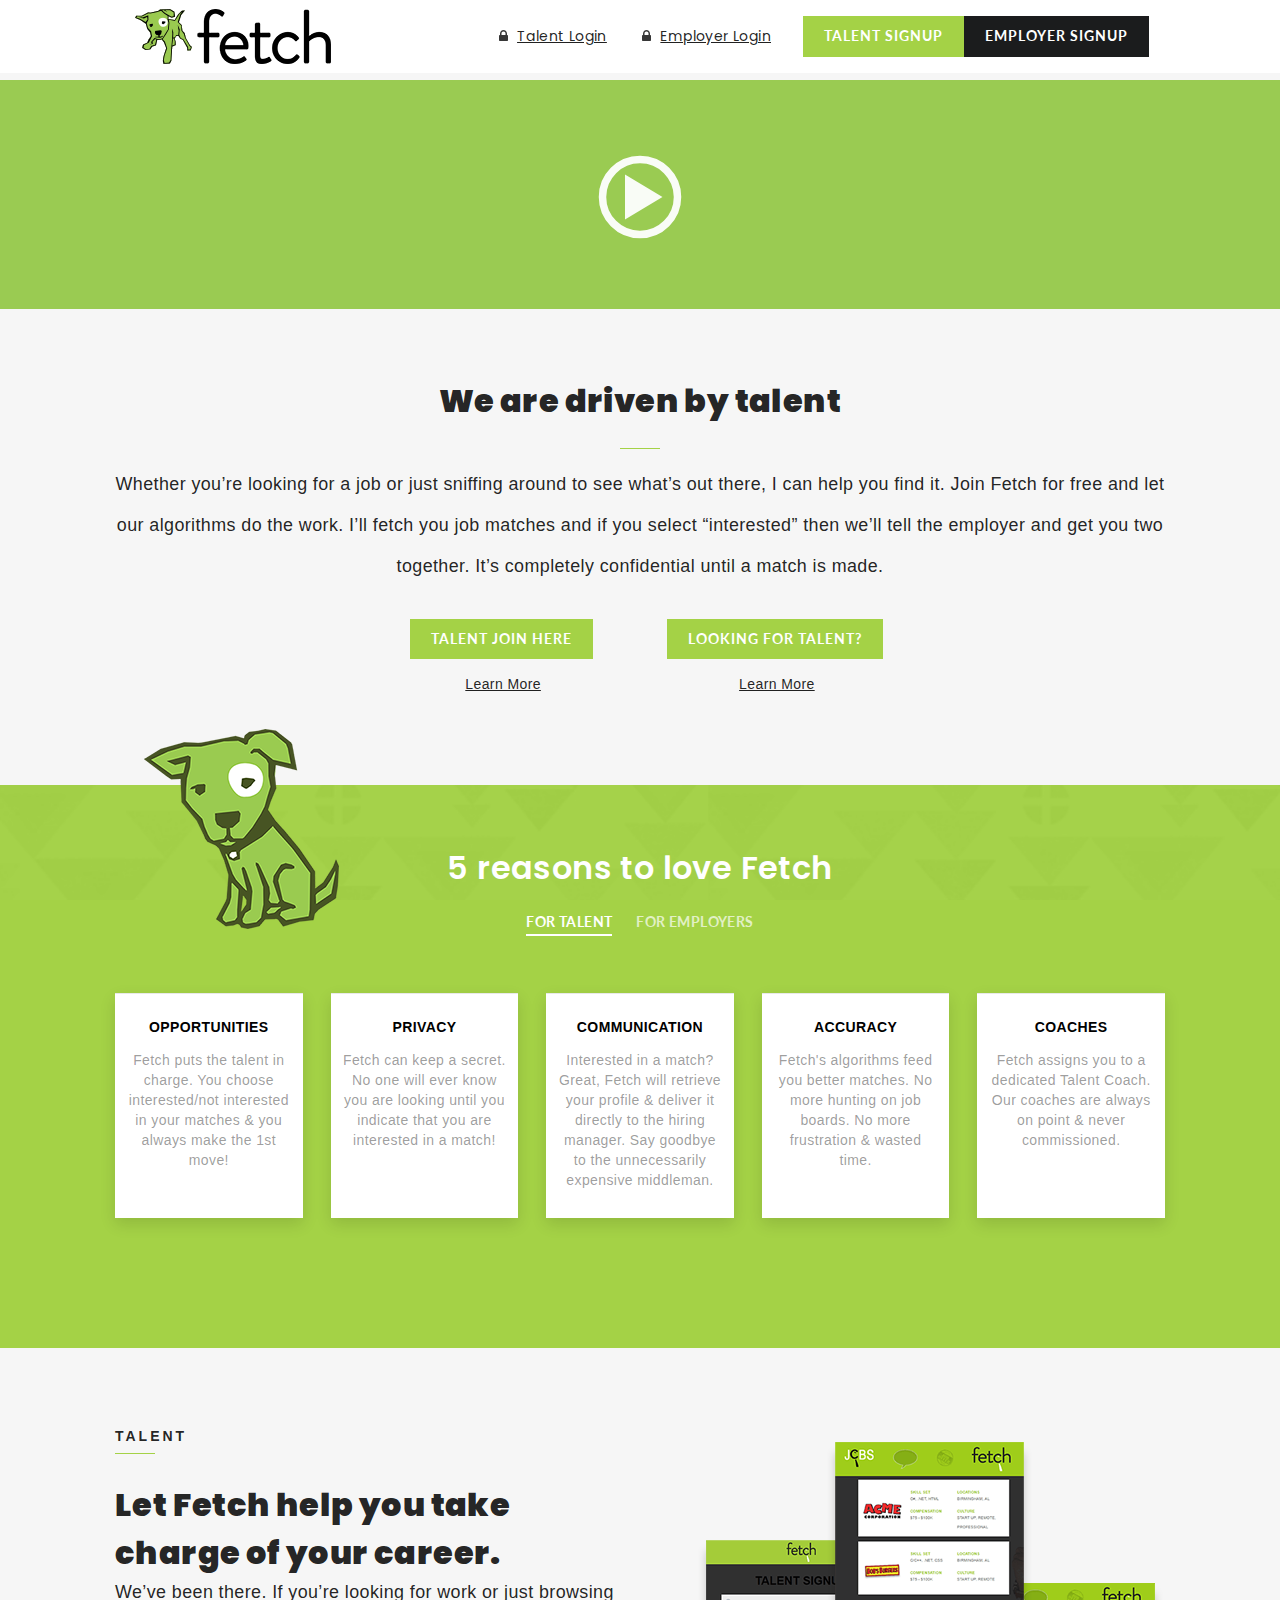
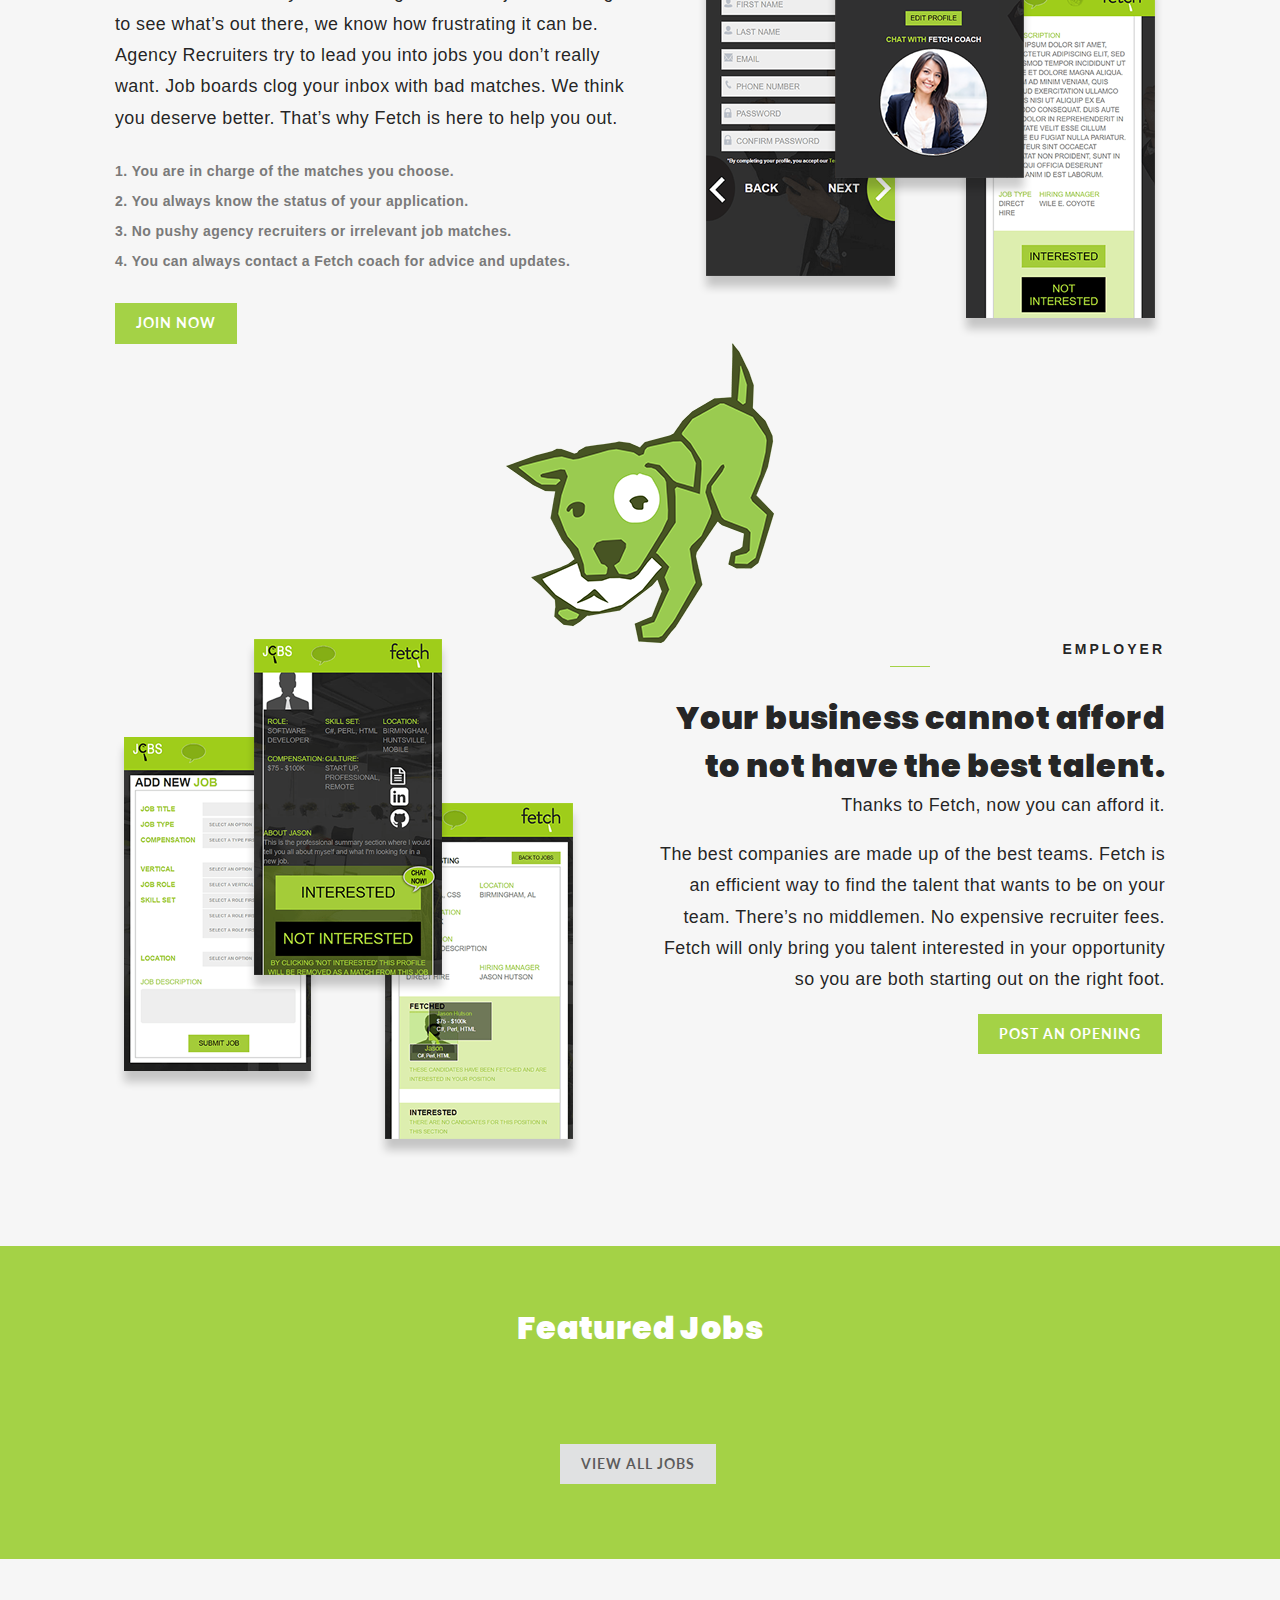
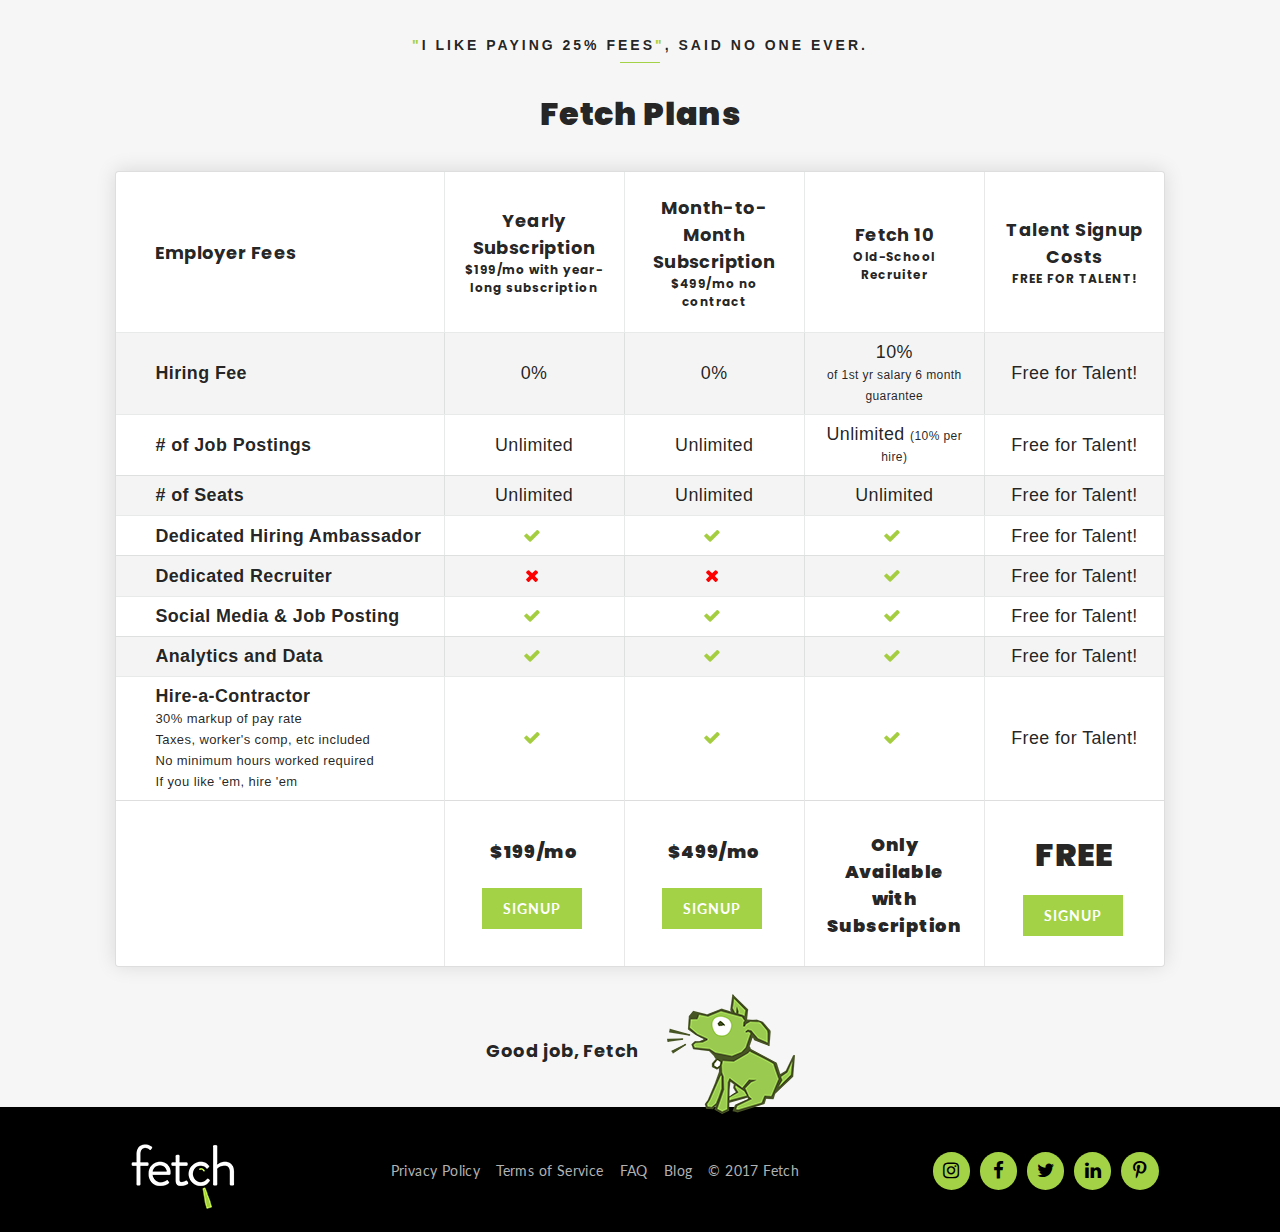
<file: index.html>
<!DOCTYPE html>
<html>
<html xmlns="http://www.w3.org/1999/xhtml" xml:lang="en" lang="en">
<head>
    <meta charset="UTF-8">
    <meta http-equiv="Content-Type" content="text/html; charset=utf-8" />
    <meta http-equiv="Content-Type" content="text/html; charset=ISO-8859-1">
    <meta charset="utf-8">
    <meta name="viewport" content="width=device-width, initial-scale=1">
    <meta name="description" content="Hi, I’m Fetch! I’m your loyal, faithful friend who’s fixing everything that’s wrong with the way employers find talent and talent find jobs.">
    <link rel="canonical" href="https://www.getfetched.com/">
	<link rel="profile" href="http://gmpg.org/xfn/11">
    <meta property="og:locale" content="en_US">
    <meta property="og:type" content="article">
    <meta property="og:title" content="Fetch, we are driven by talent.">
    <meta property="og:description" content="Hi, I’m Fetch! I’m your loyal, faithful friend who’s fixing everything that’s wrong with the way employers find talent and talent find jobs.">
    <meta property="og:url" content="https://www.getfetched.com/">
    <meta property="og:site_name" content="Fetch, we are driven by talent.">
    <meta property="article:publisher" content="https://www.facebook.com/getfetched">
    <meta property="fb:app_id" content="153839821687281">
    <meta property="og:image" content="https://getfetched.com/img/fetch-logo-1200x1200_v2.png">
    <meta name="twitter:card" content="summary_large_image">
    <meta name="twitter:description" content="Hi, I’m Fetch! I’m your loyal, faithful friend who’s fixing everything that’s wrong with the way employers find talent and talent find jobs.">
    <meta name="twitter:title" content="Fetch, we are driven by talent.">
    <meta name="twitter:site" content="@fetchtalent">
    <meta name="twitter:image" content="https://getfetched.com/img/fetch-logo-1200x1200_v2.png">
    <meta name="twitter:creator" content="@fetchtalent">
    <title>Fetch: A Talent Driven hiring platform | Recruiting & Staffing Automation</title>
    <link rel="shortcut icon" href="img/fetch-3.png" type="image/x-icon">
    <link rel="stylesheet" href="libs/Semantic-UI-CSS-master/semantic.min.css">
    <link rel="stylesheet" href="css/style.css">
    <script async src="https://cdn.ampproject.org/v0.js"></script>

</head>
<body>
<script>
document.addEventListener('DOMContentLoaded', init, false)
var videoId = document.querySelector('div.video-wrapper')
//var videoTitle = videoId.getAttribute('data-description')
var videoTitle = 'Fetch Video'

function init () {
	videoId.addEventListener('ended', videoEnd, false)
	videoId.addEventListener('timeupdate', videoTimeUpdate, false)
	videoId.addEventListener('play', videoPlay, false)
	videoId.addEventListener('pause', videoPause, false)
}

function setKeyFrames (duration) {
	var quarter = (duration / 4).toFixed(1)
	sessionStorage.setItem('one', quarter)
	sessionStorage.setItem('two', (quarter * 2).toFixed(1))
	sessionStorage.setItem('three', (quarter * 3).toFixed(1))
}

function videoTimeUpdate () {
		var curTime = videoId.currentTime.toFixed(1)
		switch (curTime) {
			case sessionStorage.getItem('one'):
				ga('send', 'event', 'video', '25% video played', videoTitle)
				sessionStorage.setItem('one', null)
			case sessionStorage.getItem('two'):
				ga('send', 'event', 'video', '50% video played', videoTitle)
				sessionStorage.setItem('two', null)
			case sessionStorage.getItem('three'):
				ga('send', 'event', 'video', '75% video played', videoTitle)
				sessionStorage.setItem('three', null)
		}
}

function videoEnd () {
	ga('send', 'event', 'video', '100% video played', videoTitle)
}

function videoPlay () {
	ga('send', 'event', 'video', 'video played', videoTitle)
	setKeyFrames(this.duration)
}

function videoPause () {
	ga('send', 'event', 'video', 'video paused', videoTitle)
};
</script>


    <header class="ui fixed borderless main menu">
        <div class="ui container">
            <div href="#" class="header item">
                <img class="logo" src="img/logo_2018.png">
            </div>

            <div class="right menu" id="menubar">
                <div class="item">
                    <i class="lock icon"></i>
                    <a href="https://app.getfetched.com/talent-login">Talent Login</a>
                </div>
                <div class="item">
                    <i class="lock icon"></i>
                    <a href="https://app.getfetched.com/employer-login">Employer Login</a>
                </div>
                <div class="item">
                    <a class="ui green button" href="https://app.getfetched.com/talent-signup">TALENT SIGNUP</a>
                    <a class="ui black button" href="https://app.getfetched.com/employer-signup">EMPLOYER SIGNUP</a>
                    <!--// featured job insertion code<a class="ui green button" href="https://app.getfetched.com/student-intern-signup">STUDENT/INTERN SIGNUP</a> //-->
                </div>      
            </div>
            <div class="right menu sandwich-wrap">
                <div class="item">
                    <button type="button" id="sandwich">
                        <span class="icon-bar sw-topper"></span>
                        <span class="icon-bar sw-bottom"></span>
                        <span class="icon-bar sw-footer"></span>
                    </button>
                </div>     
            </div>   
        </div>
    </header>

    <section class="section-1 bg-main-full-video">
        <div class="ui container">
<div class="video-section">
			<div class="video-wrapper">
    <video src="https://www.getfetched.com/new_site/videos/fetch_dog_video_122017.mp4" poster="https://www.getfetched.com/new_site/img/video_background.png"></video>
</div>
			</div>
   
                
		</div>
        
        
    </section>

    <section class="section-2">
        <div class="ui container center aligned">
            <div class="section-title">We are driven by talent</div>
            <div class="hr"></div>
            <p class="fz-18">Whether you’re looking for a job or just sniffing around to see what’s out there, I can help you find it. Join Fetch for free and let our algorithms do the work. I’ll fetch you job matches and if you select “interested” then we’ll tell the employer and get you two together. It’s completely confidential until a match is made.</p>
            <div class="ui two column stackable centered grid">
                <div class="four column centered row">
                    <div class="column center aligned">
                        <a class="ui green button" href="https://app.getfetched.com/talent-signup">TALENT JOIN HERE</a><br>
                        <a href="#talent">Learn More</a>
                    </div>
                    <div class="column center aligned">
                        <a class="ui green button" href="https://app.getfetched.com/employer-signup">LOOKING FOR TALENT?</a>
                        <br>
                        <a href="#employer">Learn More</a>
                    </div>
                </div>
            </div>
        </div>
    </section>

    <section class="section-3 bg-main">
        <div class="ui container center aligned">
            
<img src="img/fetch-2.png" alt="" class="fetch-2">
            <div class="section-title min">5 reasons to love Fetch</div>
            <div class="ui inverted secondary pointing menu my">
                <a class="item active" data-tab="first">FOR TALENT</a>
                <a class="item" data-tab="second">FOR EMPLOYERS</a>
            </div>
            <div class="ui bottom attached tab active" data-tab="first">
                <div class="five column stackable aligned ui grid">
                    <div class="column">
                         <div class="ui raised link card my">
                          <div class="image">
                            <!-- <img src="img/1.jpg"> -->
                          </div>
                          <div class="content">
                            <div class="card-header tt-u fw-black">OPPORTUNITIES</div>
                            <div class="meta">
                              <p>Fetch puts the talent in charge. You choose interested/not interested in your matches & you always make the 1st move!</p>
                            </div>
                          </div>
                        </div>
                    </div>
                    <div class="column">
                         <div class="ui raised link card my">
                          <div class="image">
                            <!-- <img src="img/2.jpg"> -->
                          </div>
                          <div class="content">
                            <div class="card-header tt-u fw-black">PRIVACY</div>
                            <div class="meta">
                              <p>Fetch can keep a secret. No one will ever know you are looking until you indicate that you are interested in a match!</p>
                            </div>
                          </div>
                        </div>
                    </div>
                    <div class="column">
                         <div class="ui raised link card my">
                          <div class="image">
                            <!-- <img src="img/3.jpg"> -->
                          </div>
                          <div class="content">
                          	<div class="card-header tt-u fw-black">COMMUNICATION</div>
                            <div class="meta">
                              <p>Interested in a match? Great, Fetch will retrieve your profile & deliver it directly to the hiring manager. Say goodbye to the unnecessarily expensive middleman.</p>
                            </div>
                          </div>
                            
                        </div>
                    </div>
                    <div class="column">
                         <div class="ui raised link card my">
                          <div class="image">
                            <!-- <img src="img/4.jpg"> -->
                          </div>
                          <div class="content">
                            <div class="card-header tt-u fw-black">ACCURACY</div>
                            <div class="meta">
                              <p>Fetch's algorithms feed you better matches. No more hunting on job boards. No more frustration & wasted time.</p>
                            </div>
                          </div>
                        </div>
                    </div>
                    <div class="column">
                         <div class="ui raised link card my">
                          <div class="image">
                            <!-- <img src="img/5.jpg"> -->
                          </div>
                          <div class="content">
                            <div class="card-header tt-u fw-black">COACHES</div>
                            <div class="meta">
                              <p>Fetch assigns you to a dedicated Talent Coach. Our coaches are always on point & never commissioned.</p>
                            </div>
                          </div>
                        </div>
                    </div>
                </div>
            </div>
            <div class="ui bottom attached tab" data-tab="second">
                <div class="five column stackable aligned ui grid">
                    <div class="column">
                         <div class="ui raised link card my">
                          <div class="image">
                            <!-- <img src="img/3.jpg"> -->
                          </div>
                          <div class="content">
                            <div class="card-header tt-u fw-black">SAVE MONEY</div>
                            <div class="meta">
                              <p>Fetch saves you money! No more expensive Agency Recruiter fees or ridiculously high markups on contractors.</p>
                              <a class="ui green button" href="#plans">HIRE A CONTRACTOR</a>
                            </div>
                          </div>
                        </div>
                    </div>
                    <div class="column">
                         <div class="ui raised link card my">
                          <div class="image">
                            <!-- <img src="img/1.jpg"> -->
                          </div>
                          <div class="content">
                            <div class="card-header tt-u fw-black">SAVE TIME</div>
                            <div class="meta">
                              <p>Fetch's algorithms deliver matched interested talent directly to you! No more hunting through thousands of unqualified resumes. No more pesky recruiter calls.</p>
                            </div>
                          </div>
                        </div>
                    </div>
                    <div class="column">
                         <div class="ui raised link card my">
                          <div class="image">
                            <!-- <img src="img/4.jpg"> -->
                          </div>
                          <div class="content">
                            <div class="card-header tt-u fw-black">COMMUNICATION</div>
                            <div class="meta">
                              <p>Remember, the talent chooses you! Thanks to Fetch, you now have direct communication with matched interested talent.</p>
                            </div>
                          </div>
                        </div>
                    </div>
                    <div class="column">
                         <div class="ui raised link card my">
                          <div class="image">
                            <!-- <img src="img/5.jpg"> -->
                          </div>
                          <div class="content">
                            <div class="card-header tt-u fw-black">TRANSPARENCY</div>
                            <div class="meta">
                              <p>Fetch delivers a transparent & unbiased hiring process. We believe that a heavily commissioned recruiter representing the talent & the company is a conflict.</p>
                            </div>
                          </div>
                        </div>
                    </div>
                    <div class="column">
                         <div class="ui raised link card my">
                          <div class="image">
                            <!-- <img src="img/2.jpg"> -->
                          </div>
                          <div class="content">
                            <div class="card-header tt-u fw-black">HIRING AMBASSADOR</div>
                            <div class="meta">
                              <p>Fetch assigns your company to a dedicated Hiring Ambassador. Our ambassadors are always on point & never commissioned!</p>
                            </div>
                          </div>
                        </div>
                    </div>
                </div>
            </div>
        </div>
    </section>

    <section class="section-4 bg-gray" id="talent">
        <div class="ui container">
            <div class="ui two column bottom aligned stackable grid">
                <div class="column">
                    <div class="section-subtitle"><div>TALENT</div></div>
                    <div class="section-title">Let Fetch help you take charge of your career.</div>
                    <p class="fz-18">We’ve been there. If you’re looking for work or just browsing to see what’s out there, we know how frustrating it can be. Agency Recruiters try to lead you into jobs you don’t really want. Job boards clog your inbox with bad matches. We think you deserve better. That’s why Fetch is here to help you out.</p>
                    <ol class="my-list">
                        <li>You are in charge of the matches you choose.</li>
                        <li>You always know the status of your application.</li>
                        <li>No pushy agency recruiters or irrelevant job matches.</li>
                        <li>You can always contact a Fetch coach for advice and updates.</li>
                    </ol>
                    <div class="ui stackable grid">
                        <div class="ten wide column">
                            <a class="ui green button" href="https://app.getfetched.com/talent-signup">JOIN NOW</a>
                        </div>
                    </div>
                </div>
                <div class="column right aligned">
                    <img src="img/layer-1.png" alt="">
                </div>
            </div>
        </div>
    </section>

    <section class="section-5">
        <div class="ui container center aligned">
            <img src="img/fetch-3.png" alt="" class="fetch-3" id="employer">
            <div class="ui two column stackable grid">
                <div class="column left aligned">
                    <img src="img/layer-2.png" alt="">
                </div>
                <div class="column right aligned">
                    <div class="section-subtitle"><div>Employer</div></div>
                    <div class="section-title">Your business cannot afford to not have the best talent.</div>
                    <p class="fz-18">Thanks to Fetch, now you can afford it.</p>
                    <p class="fz-18">The best companies are made up of the best teams. Fetch is an efficient way to find the talent that wants to be on your team. There’s no middlemen. No expensive recruiter fees. Fetch will only bring you talent interested in your opportunity so you are both starting out on the right foot.</p>
                    <div class="ui stackable grid">
                        <div class="ten wide column right floated">
                            <a class="ui green button" href="https://app.getfetched.com/employer-signup">POST AN OPENING</a>
                        </div>
                    </div>
                </div>
            </div>
        </div>
    </section>

      <section class="section-6 bg-main" id="jobs">
        <!--// featured job insertion code //-->
    <div class="ui container center aligned featured-jobs">
            <div class="section-title">Featured Jobs</div>
    </div>
<!--// featured job insertion code //-->
    <div class="ui container center aligned">
            <br>
            <br>
                        <a class="ui white button" href="https://app.getfetched.com/jobs">VIEW ALL JOBS</a>
                       
        </div>   
    </section>

    <section class="section-7 bg-gray" id="plans">
        <div class="ui container center aligned">
            <div class="section-subtitle"><div><span style="color:#a4ce3f;">"</span>I like paying 25% fees<span style="color:#a4ce3f;">"</span>, said no one ever.</div></div>
            <div class="section-title">Fetch Plans</div>
            <table class="ui striped celled fixed table center aligned large show-desktop">
                <thead class="ff-p">
                    <tr>
                        <th class="five wide left aligned">Employer Fees</th>
                        <th>
                            <div>Yearly Subscription</div>
                            <div class="fz-12">$199/mo with year-long subscription</div>
                        </th>
                        <th>
                            <div>Month-to-Month Subscription</div>
                            <div class="fz-12">$499/mo no contract</div>
                        </th>
                        <th>
                            <div>Fetch 10</div>
                            <div class="fz-12">Old-School Recruiter</div>
                        </th>
                        <th>
                            <div>Talent Signup Costs</div>
                            <div class="fz-12">FREE FOR TALENT!</div>
                        </th>
                    </tr>
                </thead>
                <tbody>
                    <tr>
                        <td class="left aligned fw-bold">Hiring Fee</td>
                        <td>0%</td>
                        <td>0%</td>
                        <td><span>10%</span><br><span class="fz-12">of 1st yr salary 6 month guarantee</span></td>
                        <td>Free for Talent!</td>
                    </tr>
                    <tr>
                        <td class="left aligned fw-bold"># of Job Postings</td>
                        <td>Unlimited</td>
                        <td>Unlimited</td>
                        <td><span>Unlimited</span> <span class="fz-12">(10% per hire)</span></td>
                        <td>Free for Talent!</td>
                    </tr>
                    <tr>
                        <td class="left aligned fw-bold"># of Seats</td>
                        <td>Unlimited</td>
                        <td>Unlimited</td>
                        <td>Unlimited</td>
                        <td>Free for Talent!</td>
                    </tr>
                    <tr>
                        <td class="left aligned fw-bold">Dedicated Hiring Ambassador</td>
                        <td><i class="checkmark icon" style="color:#a4ce3f;"></td>
                        <td><i class="checkmark icon" style="color:#a4ce3f;"></td>
                        <td><i class="checkmark icon" style="color:#a4ce3f;"></td>
                        	<td>Free for Talent!</td>
                    </tr>
                    <tr>
                        <td class="left aligned fw-bold">Dedicated Recruiter</td>
                        <td><i class="remove icon" style="color:red;"></i></td>
                        <td><i class="remove icon" style="color:red;"></i></td>
                        <td><i class="checkmark icon" style="color:#a4ce3f;"></td>
                        	<td>Free for Talent!</td>
                    </tr>
                    <tr>
                        <td class="left aligned fw-bold">Social Media & Job Posting</td>
                        <td><i class="checkmark icon" style="color:#a4ce3f;"></td>
                        <td><i class="checkmark icon" style="color:#a4ce3f;"></td>
                        <td><i class="checkmark icon" style="color:#a4ce3f;"></td>
                        	<td>Free for Talent!</td>
                    </tr>
                    <tr>
                        <td class="left aligned fw-bold">Analytics and Data</td>
                        <td><i class="checkmark icon" style="color:#a4ce3f;"></td>
                        <td><i class="checkmark icon" style="color:#a4ce3f;"></td>
                        <td><i class="checkmark icon" style="color:#a4ce3f;"></td>
                        	<td>Free for Talent!</td>
                    </tr>
                    <tr>
                        <td class="left aligned"><strong>Hire-a-Contractor</strong>
                        	<br><span style="font-size:13px;">30% markup of pay rate</span>
                        	<br><span style="font-size:13px;">Taxes, worker's comp, etc included</span>
                        	<br><span style="font-size:13px;">No minimum hours worked required</span>
                        	<br><span style="font-size:13px;">If you like 'em, hire 'em</span>
                        </td>
                        <td><i class="checkmark icon" style="color:#a4ce3f;"></td>
                        <td><i class="checkmark icon" style="color:#a4ce3f;"></td>
                        <td><i class="checkmark icon" style="color:#a4ce3f;"></td>
                        	<td>Free for Talent!</td>
                    </tr>
                </tbody>
                <tfoot>
                    <tr>
                        <th class="top aligned left aligned">
                            <div class="ff-p fz-32 fw-black"></div>
                        </th>
                        <th class="top aligned">
                            <div class="ff-p fz-18 fw-black">$199/mo</div>
                            <a class="ui green button" href="https://app.getfetched.com/employer-signup">SIGNUP</a>
                        </th>
                        <th class="top aligned">                            <div class="ff-p fz-18 fw-black">$499/mo</div>
                            <a class="ui green button" href="https://app.getfetched.com/employer-signup">SIGNUP</a>
                        </th>
                        <th class="top aligned">
                            <div class="ff-p fz-20 fw-black">Only Available with Subscription</div></div>
                            
                        </th>
                       <th class="top aligned">
                            <div class="ff-p fz-32 fw-black">FREE</div>
                            <a class="ui green button" href="https://app.getfetched.com/talent-signup">SIGNUP</a>
                        </th>
                    </tr>
                </tfoot>
            </table>
            <table class="ui celled striped table show-mobile">
                        <thead>
                            <tr class="center aligned">
                                <th colspan="2">
                                    <span class="big-title">Yearly Subscription</span> 
                                </th>
                            </tr>
                        </thead>
                        <tbody>
                            <tr class="center aligned">
                                <td class="pad-l-40"><b class="left aligned">Hiring Fee</b></td>
                                <td>0%</td>
                            </tr>
                            <tr class="center aligned">
                                <td class="pad-l-40"><b class="left aligned"># of Job Postings</b></td>
                                <td>Unlimited</td>
                            </tr>
                            <tr class="center aligned">
                                <td class="pad-l-40"><b class="left aligned"># of Seats</b></td>
                                <td>Unlimited</td>
                            </tr>
                            <tr class="center aligned">
                                <td class="pad-l-40"><b class="left aligned">Dedicated Recruiter</b></td>
                                <td><i class="remove icon" style="color:red;"></i></td>
                            </tr>
                            <tr class="center aligned">
                                <td class="pad-l-40"><b class="left aligned">Dedicated Hiring Ambassador</b></td>
                                <td><i class="checkmark icon" style="color:#a4ce3f;"></td>
                            </tr>
                            <tr class="center aligned">
                                <td class="pad-l-40"><b class="left aligned">Social Media & Job Posting</b></td>
                                <td><i class="checkmark icon" style="color:#a4ce3f;"></td>
                            </tr>
                            <tr class="center aligned">
                                <td class="pad-l-40"><b class="left aligned">Analytics and Data</b></td>
                                <td><i class="checkmark icon" style="color:#a4ce3f;"></td>
                            </tr>
                            <tr class="center aligned">
                            	<td class="pad-l-40"><b class="left aligned">Hire-a-Contractor</b></td>
                        		<td><i class="checkmark icon" style="color:#a4ce3f;"></td>
                        	</tr>
                        </td>
                        
                    </tr>
                            <tr class="center aligned">
                                <td class="pad-l-40" valign="center">
                                    <span style="color:#a4ce3f;"><b>$199/mo</span> with year-long subscription</b>
                                </td>
                                <td>
                                    
                                    <a class="ui green button" href="https://app.getfetched.com/employer-signup">SIGNUP</a>
                                </td>
                            </tr>
                        </tbody>
                    </table>
                    <table class="ui celled striped table show-mobile">
                        <thead>
                            <tr class="center aligned">
                                <th colspan="2" width="220"><span class="big-title">Month-to-Month Subscription</span> </th>
                            </tr>
                        </thead>
                        <tbody>
                            <tr class="center aligned">
                                <td class="pad-l-40"><b class="left aligned">Hiring Fee</b></td>
                                <td>0%</td>
                            </tr>
                            <tr class="center aligned">
                                <td class="pad-l-40"><b class="left aligned"># of Job Postings</b></td>
                                <td>Unlimited</td>
                            </tr>
                            <tr class="center aligned">
                                <td class="pad-l-40"><b class="left aligned"># of Seats</b></td>
                                <td>Unlimited</td>
                            </tr>
                            <tr class="center aligned">
                                <td class="pad-l-40"><b class="left aligned">Dedicated Recruiter</b></td>
                                <td><i class="remove icon" style="color:red;"></i></td>
                            </tr>
                            <tr class="center aligned">
                                <td class="pad-l-40"><b class="left aligned">Dedicated Hiring Ambassador</b></td>
                                <td><i class="checkmark icon" style="color:#a4ce3f;"></td>
                            </tr>
                            <tr class="center aligned">
                                <td class="pad-l-40"><b class="left aligned">Social Media & Job Posting</b></td>
                                <td><i class="checkmark icon" style="color:#a4ce3f;"></td>
                            </tr>
                            <tr class="center aligned">
                                <td class="pad-l-40"><b class="left aligned">Analytics and Data</b></td>
                                <td><i class="checkmark icon" style="color:#a4ce3f;"></td>
                            </tr>
                            <tr class="center aligned">
                            	<td class="pad-l-40"><b class="left aligned">Hire-a-Contractor</b></td>
                        		<td><i class="checkmark icon" style="color:#a4ce3f;"></td>
                        	</tr>
                            <tr class="center aligned">
                                <td class="pad-l-40" valign="center">
                                    <span style="color:#a4ce3f;"><b>$499/mo</span> with year-long subscription</b>
                                </td>
                                <td>
                                    
                                    <a class="ui green button" href="https://app.getfetched.com/employer-signup">SIGNUP</a>
                                </td>
                            </tr>
                        </tbody>
                    </table>
                    <table class="ui celled striped table show-mobile">
                        <thead>
                            <tr class="center aligned">
                                <th colspan="2"><span class="big-title">Fetch 10</span></th>
                            </tr>
                        </thead>
                        <tbody>
                            <tr class="center aligned">
                                <td class="pad-l-40"><b class="left aligned">Hiring Fee</b></td>
                                <td><small>10% of 1st yr salary 6 month guarantee</small></td>
                            </tr>
                            <tr class="center aligned">
                                <td class="pad-l-40"><b class="left aligned"># of Job Postings</b></td>
                                <td>Unlimited<small> (10% per hire)</small></td>
                            </tr>
                            <tr class="center aligned">
                                <td class="pad-l-40"><b class="left aligned"># of Seats</b></td>
                                <td>Unlimited</td>
                            </tr>
                            <tr class="center aligned">
                                <td class="pad-l-40"><b class="left aligned">Dedicated Recruiter</b></td>
                                <td><i class="checkmark icon" style="color:#a4ce3f;"></td>
                            </tr>
                            <tr class="center aligned">
                                <td class="pad-l-40"><b class="left aligned">Dedicated Hiring Ambassador</b></td>
                                <td><i class="checkmark icon" style="color:#a4ce3f;"></td>
                            </tr>
                            <tr class="center aligned">
                                <td class="pad-l-40"><b class="left aligned">Social Media & Job Posting</b></td>
                                <td><i class="checkmark icon" style="color:#a4ce3f;"></td>
                            </tr>
                            <tr class="center aligned">
                                <td class="pad-l-40"><b class="left aligned">Analytics and Data</b></td>
                                <td><i class="checkmark icon" style="color:#a4ce3f;"></td>
                            </tr>
                            <tr class="center aligned">
                            	<td class="pad-l-40"><b class="left aligned">Hire-a-Contractor</b></td>
                        		<td><i class="checkmark icon" style="color:#a4ce3f;"></td>
                        	</tr>
                            <tr class="center aligned">
                                <td class="pad-l-40" valign="center">
                                    <b>*Only Available with Subscription</b>
                                </td>
                                <td>
                                 
                                    <a class="ui green button" href="https://app.getfetched.com/employer-signup">SIGNUP</a>
                                </td>
                            </tr>
                        </tbody>
                    </table>
                    <table class="ui celled striped table show-mobile">
                        <thead>
                            <tr class="center aligned">
                                <th colspan="2"><span class="big-title">Talent Signup</span></th>
                            </tr>
                        </thead>
                        <tbody>
                            <tr class="center aligned">
                                <td class="pad-l-40"><b class="left aligned">Hiring Fee</b></td>
                                <td>Free for Talent!</td>
                            </tr>
                            <tr class="center aligned">
                                <td class="pad-l-40"><b class="left aligned">Unlimited Job Matches!</b></td>
                                <td>Free for Talent!</td>
                            </tr>
                           <tr class="center aligned">
                                <td class="pad-l-40"><b class="left aligned">Dedicated Talent Coach</b></td>
                                <td>Free for Talent!</td>
                            </tr>
                            <tr class="center aligned">
                                <td class="pad-l-40"><b class="left aligned">Dedicated Hiring Ambassador</b></td>
                                <td>Free for Talent!</td>
                            </tr>
                            <tr class="center aligned">
                                <td class="pad-l-40"><b class="left aligned">Analytics and Data</b></td>
                                <td>Free for Talent!</td>
                            </tr>
                            <tr class="center aligned">
                                <td class="pad-l-40" valign="center">
                                	<b>Sign up today!</b>
                                    </td>
                                <td>
                                    
                                    <a class="ui green button" href="https://app.getfetched.com/talent-signup">SIGNUP</a>
                                </td>
                            </tr>
                        </tbody>
                    </table>
            <div class="middle aligned equal width ui grid centered">
                <div class="four wide column">
                    <span class="ff-p fw-bold fz-18">Good job, Fetch</span>
                </div>
                <div class="four wide column">
                    <img src="img/fetch-5.png" alt="" class="fetch-5">
                </div>
            </div>
        </div>
    </section>


    <footer class="ui borderless main menu">
        <div class="ui container">
            <div href="#" class="header item">
                <img class="logo" src="img/logo-2.png">
            </div>
            <div class="right menu">
                <div class="item">
                    <a href="https://info.getfetched.com/privacy-policy">Privacy Policy</a>
                </div>
                <div class="item">
                    <a href="https://info.getfetched.com/terms-of-service">Terms of Service</a>
                </div>
                <div class="item">
                    <a href="https://info.getfetched.com/faqs">FAQ</a>
                </div>  
                <div class="item">
                    <a href="https://blog.getfetched.com/">Blog</a>
                </div>  
                <div class="item">
                    <span>© 2017 Fetch</span>
                </div>      
            </div> 
            <div class="right menu socials">
                <div class="item">
                    <a href="https://www.instagram.com/fetchtalent/"><i class="large circular inverted green instagram icon"></i></a>
                </div>
                <div class="item">
                    <a href="https://www.facebook.com/getfetched"><i class="large circular inverted green facebook f icon"></i></a>
                </div>
                <div class="item">
                    <a href="https://twitter.com/FetchTalent"><i class="large circular inverted green twitter icon"></i></a>
                </div>    
                <div class="item">
                    <a href="https://www.linkedin.com/company/10093018/"><i class="large circular inverted green linkedin icon"></i></a>
                </div>  
                <div class="item">
                    <a href="https://www.pinterest.com/fetchtalent/"><i class="large circular inverted green pinterest icon"></i></a>
                </div>  
            </div> 
        </div>
    </footer>

    <script src="https://code.jquery.com/jquery-3.2.1.min.js" integrity="sha256-hwg4gsxgFZhOsEEamdOYGBf13FyQuiTwlAQgxVSNgt4=" crossorigin="anonymous"></script>
    <script src="libs/Semantic-UI-CSS-master/semantic.min.js"></script>
    <script src="js/common.js"></script>
    <script src="js/video.js"></script>

<!--// featured job control code, below jquery insertion //-->

<script language="javascript">
  <!--
  <!-- // API URL SET TO PRODUCTION // -->
  var api_url = "https://api.getfetched.com/jobs/latest";

  $( document ).ready(function() {
    $.getJSON( api_url, function( data ) {
  var items = [];
  var insertHtml = $(".job-item").html();
  $.each( data, function( key, val ) {
    $.each( val, function( key, val2 ) {
      var itemHtml = insertHtml
                  .replace("{JOB}", val2.attributes.job_title)
                  .replace("{COMPANY}", val2.attributes.employer.name)
                  .replace("{LOCATION}", val2.attributes.city_name)
                  .replace("{ID}", val2.id);

      items.push(itemHtml);

    });
  });

  $( "<div />", {
  "class": "ui two column middle left aligned stackable grid",
  html: items.join( " " )
}).appendTo( ".featured-jobs" );
});

});
-->
</script>
<script class="job-item" type="text/template">
  <div class="column">
      <div class="ui raised link card my my-2">
          <div class="content">
              <div class="middle aligned equal width ui grid">
                  <div class="column">
                      <div class="card-header tt-u fw-black">{JOB}</div>
                      <div class="meta">
                          <p>{COMPANY}</p>
                          <p>{LOCATION}</p>
                      </div>
                  </div>
                  <div class="four wide button-wrap column">
                      <a class="ui green button" href="https://app.getfetched.com/jobs/{ID}">VIEW JOB</a>
                  </div>
              </div>
          </div>
      </div>
  </div>
</script>
<!--// featured job control code, below jquery insertion //-->

<!-- Global site tag (gtag.js) - Google Analytics -->
<script async src="https://www.googletagmanager.com/gtag/js?id=UA-65772687-1"></script>
<script>
  window.dataLayer = window.dataLayer || [];
  function gtag(){dataLayer.push(arguments);}
  gtag('js', new Date());

  gtag('config', 'UA-65772687-1');
</script>

<script type="text/javascript"> _linkedin_data_partner_id = "325122"; </script>
<script type="text/javascript"> (function(){var s = document.getElementsByTagName("script")[0]; var b = document.createElement("script"); b.type = "text/javascript";b.async = true; b.src = "https://snap.licdn.com/li.lms-analytics/insight.min.js"; s.parentNode.insertBefore(b, s);})(); </script> 
<noscript> <img height="1" width="1" style="display:none;" alt="" src="https://dc.ads.linkedin.com/collect/?pid=325122&fmt=gif" /> </noscript>
<script type="text/javascript">
_linkedin_data_partner_id = "325122";
</script>
<script type="text/javascript">
(function(){var s = document.getElementsByTagName("script")[0];
var b = document.createElement("script");
b.type = "text/javascript";b.async = true;
b.src = "https://snap.licdn.com/li.lms-analytics/insight.min.js";
s.parentNode.insertBefore(b, s);})();
</script>
<noscript>
<img height="1" width="1" style="display:none;" alt="" src="https://dc.ads.linkedin.com/collect/?pid=325122&fmt=gif" />
</noscript>
<!-- Google Tag Manager -->
<script>(function(w,d,s,l,i){w[l]=w[l]||[];w[l].push({'gtm.start':
new Date().getTime(),event:'gtm.js'});var f=d.getElementsByTagName(s)[0],
j=d.createElement(s),dl=l!='dataLayer'?'&l='+l:'';j.async=true;j.src=
'https://www.googletagmanager.com/gtm.js?id='+i+dl;f.parentNode.insertBefore(j,f);
})(window,document,'script','dataLayer','GTM-PFJ6G3S');</script>
<!-- End Google Tag Manager -->

<!-- Facebook Pixel Code -->
<script>
!function(f,b,e,v,n,t,s){if(f.fbq)return;n=f.fbq=function(){n.callMethod?
n.callMethod.apply(n,arguments):n.queue.push(arguments)};if(!f._fbq)f._fbq=n;
n.push=n;n.loaded=!0;n.version='2.0';n.queue=[];t=b.createElement(e);t.async=!0;
t.src=v;s=b.getElementsByTagName(e)[0];s.parentNode.insertBefore(t,s)}(window,
document,'script','https://connect.facebook.net/en_US/fbevents.js');
fbq('init', '227147531014997');
fbq('track', 'PageView');
fbq('track', 'Visited-Main-Website');
</script>
<noscript><img height="1" width="1" style="display:none"
src="https://www.facebook.com/tr?id=227147531014997&ev=PageView&noscript=1"
/></noscript>
<!-- DO NOT MODIFY -->
<!-- End Facebook Pixel Code -->

<!-- Start of Async HubSpot Analytics Code -->
  <script type="text/javascript">
    (function(d,s,i,r) {
      if (d.getElementById(i)){return;}
      var n=d.createElement(s),e=d.getElementsByTagName(s)[0];
      n.id=i;n.src='//js.hs-analytics.net/analytics/'+(Math.ceil(new Date()/r)*r)+'/2677316.js';
      e.parentNode.insertBefore(n, e);
    })(document,"script","hs-analytics",300000);
  </script>
<!-- End of Async HubSpot Analytics Code -->


</body>
</html>
</file>
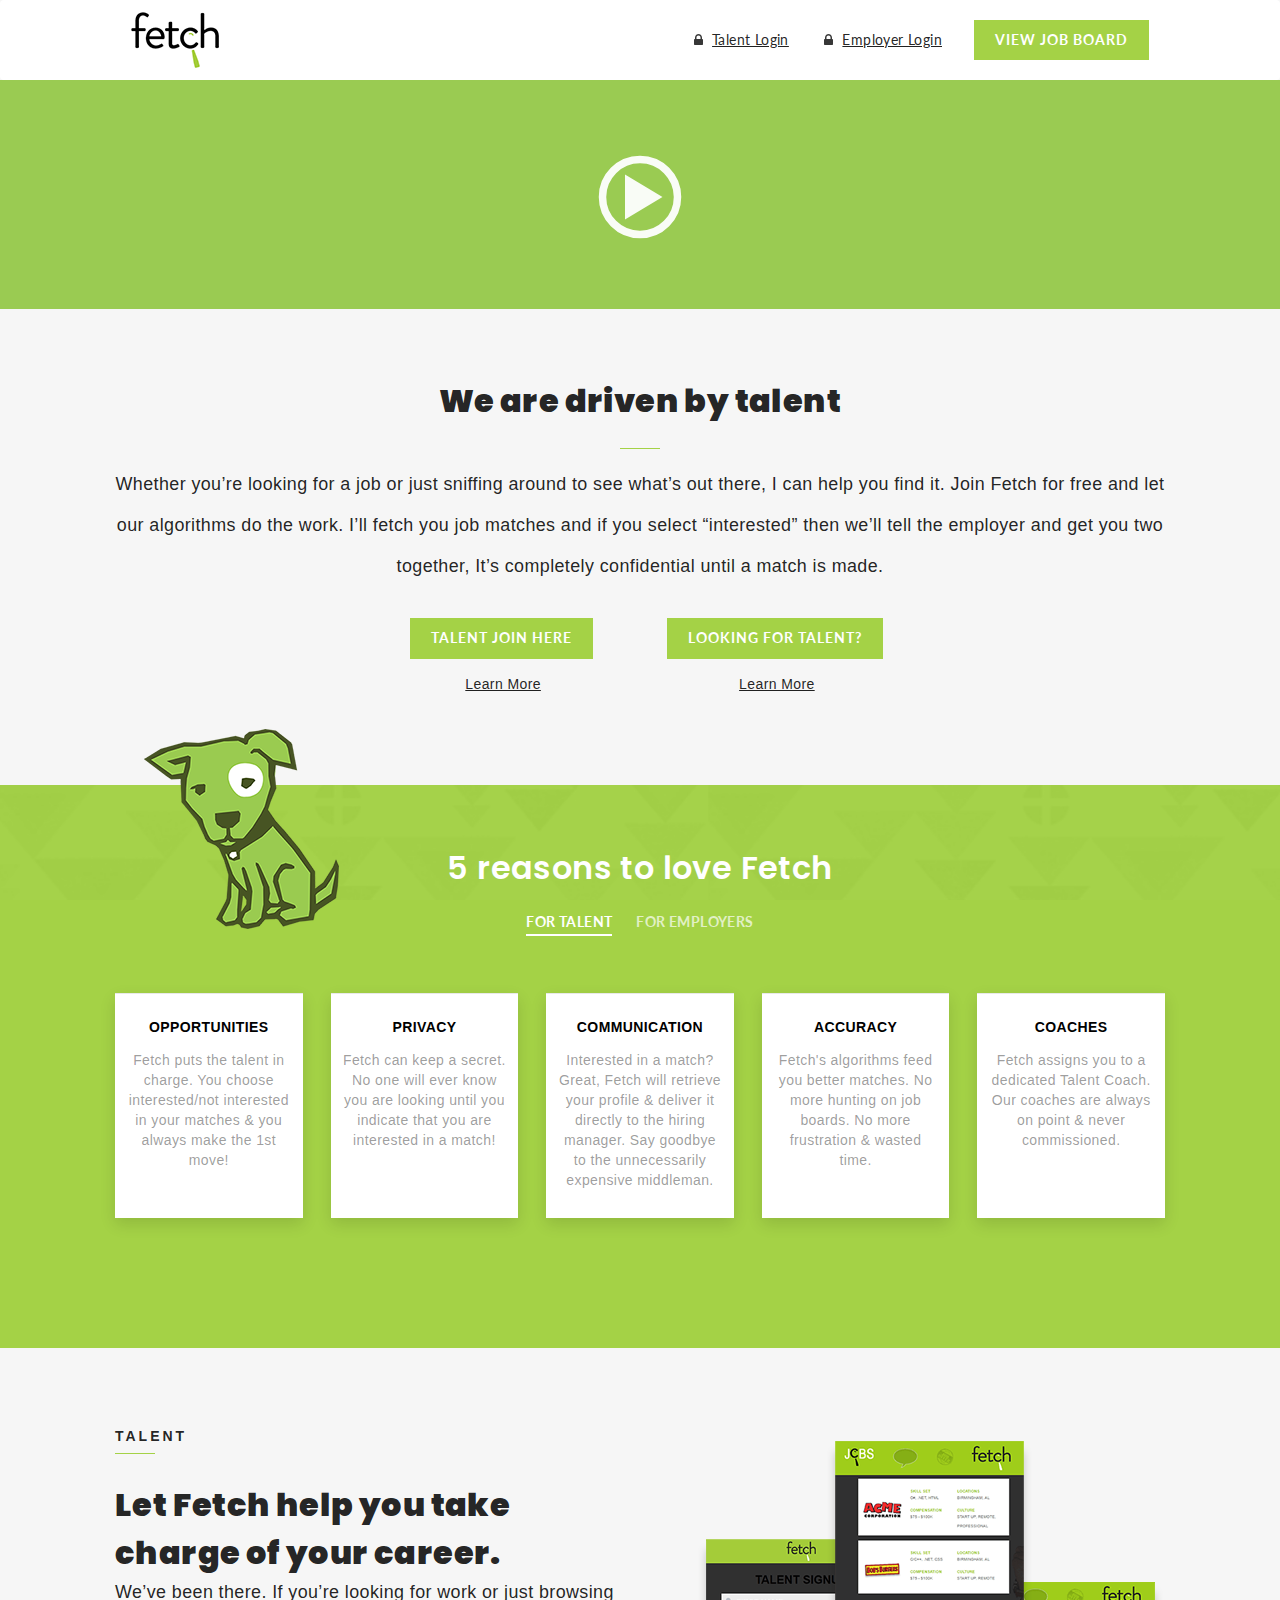
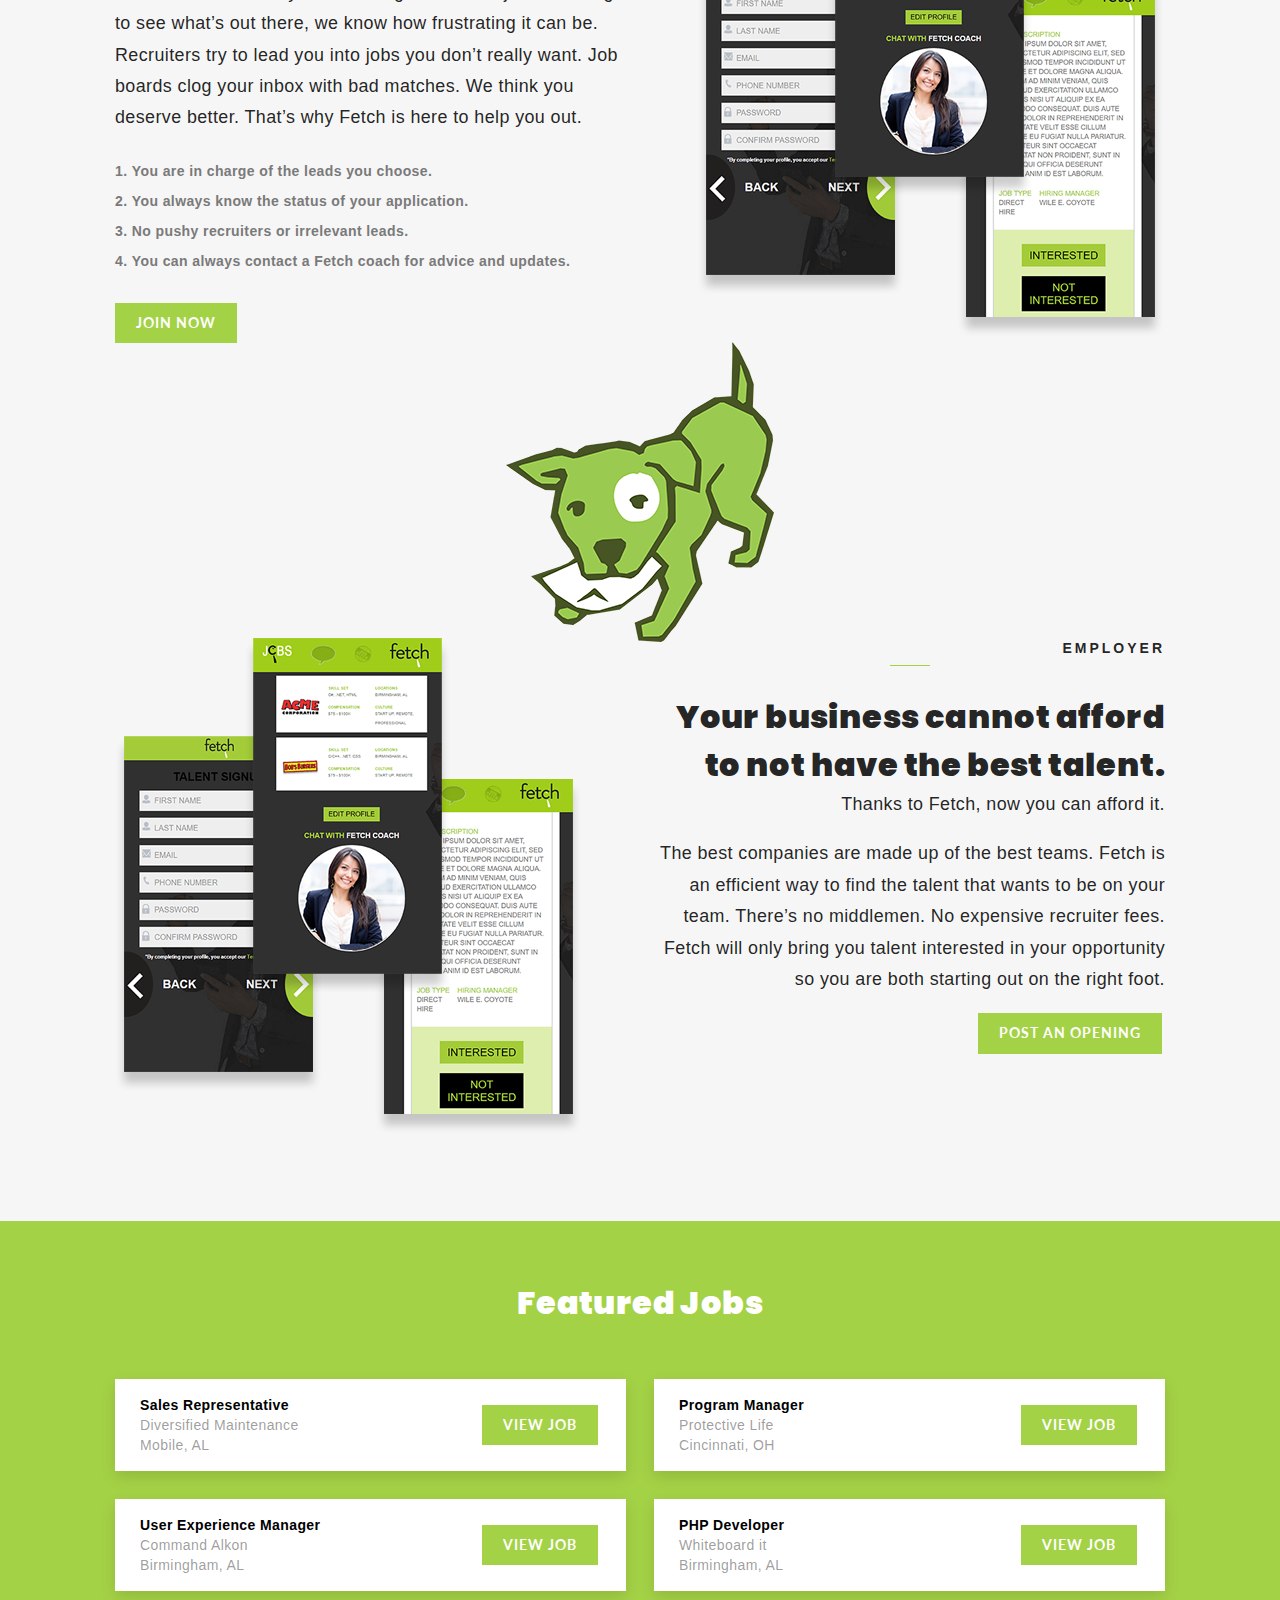
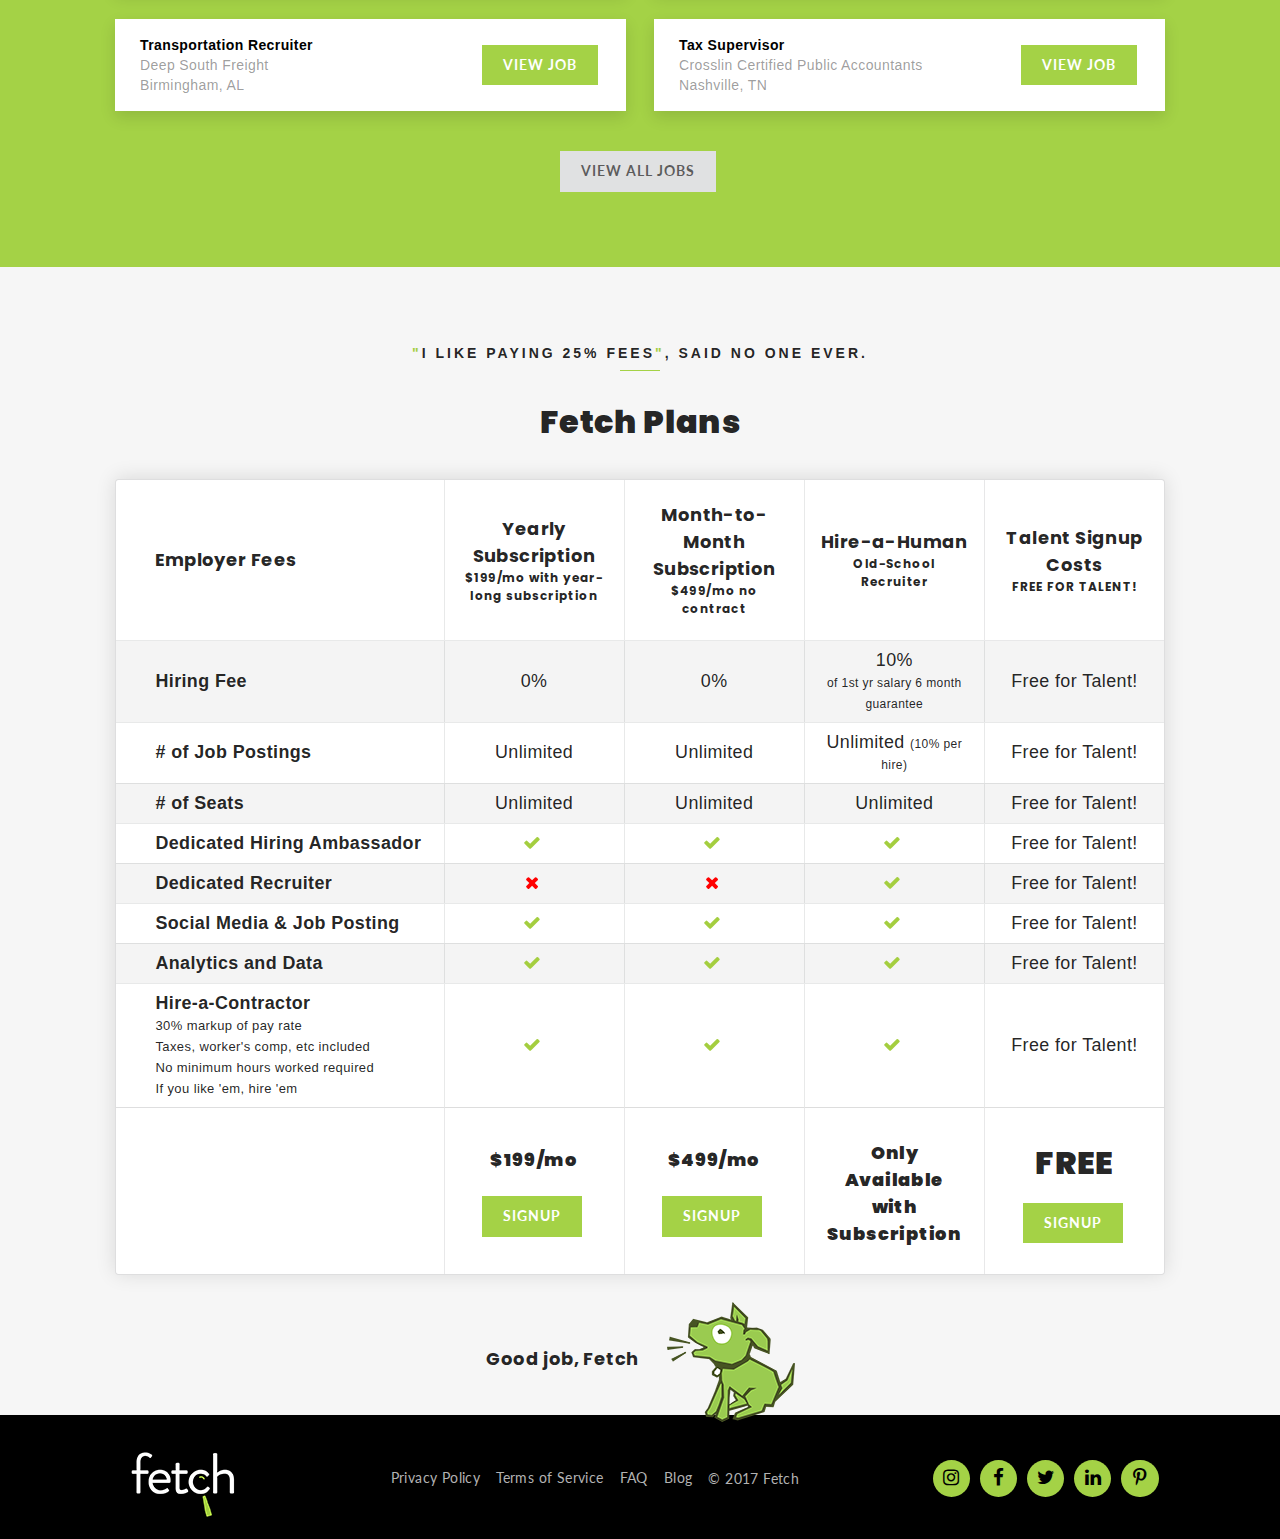
<file: new_site/index.html>
<!DOCTYPE html>
<html>
<head>
    <meta http-equiv="Content-Type" content="text/html; charset=utf-8" />
    <meta http-equiv="Content-Type" content="text/html; charset=ISO-8859-1">
    <meta charset="utf-8">
    <meta name="viewport" content="width=device-width, initial-scale=1">
    <meta name="description" content="Hiring should be a transparent and unbiased process. Recruiting agency fees are expensive. Our hiring platform matches talent to employers.">
    <link rel="canonical" href="https://www.getfetched.com/">
	<link rel="profile" href="http://gmpg.org/xfn/11">
    <meta property="og:locale" content="en_US">
    <meta property="og:type" content="article">
    <meta property="og:title" content="Fetch, a talent driven hiring platform. Find great jobs today!">
    <meta property="og:description" content="Hiring should be a transparent and unbiased process. Recruiting agency fees are expensive. Our hiring platform matches talent to employers.">
    <meta property="og:url" content="https://www.getfetched.com/">
    <meta property="og:site_name" content="Fetch, a talent driven hiring platform. Matches delivered directly to the talent.">
    <meta property="article:publisher" content="https://www.facebook.com/getfetched">
    <meta property="fb:app_id" content="153839821687281">
    <meta property="og:image" content="https://www.getfetched.com/img/logo-2.png">
    <meta name="twitter:card" content="summary_large_image">
    <meta name="twitter:description" content="Hiring should be a transparent and unbiased process. Recruiting agency fees are expensive. Our hiring platform matches talent to employers.">
    <meta name="twitter:title" content="Fetch, a talent driven hiring platform. Find great jobs today!">
    <meta name="twitter:site" content="@fetchtalent">
    <meta name="twitter:image" content="https://www.getfetched.com/img/logo-2.png">
    <meta name="twitter:creator" content="@fetchtalent">
    <title>Fetch: A Talent Driven hiring platform | Recruiting & Staffing Replacement</title>
    <link rel="shortcut icon" href="img/fetch-3.png" type="image/x-icon">
    <link rel="stylesheet" href="libs/Semantic-UI-CSS-master/semantic.min.css">
    <link rel="stylesheet" href="css/style.css">

</head>
<body>

    <header class="ui borderless main menu">
        <div class="ui container">
            <div href="#" class="header item">
                <img class="logo" src="img/logo.png">
            </div>
            <div class="right menu" id="menubar">
                <div class="item">
                    <i class="lock icon"></i>
                    <a href="https://app.getfetched.com/talent-login">Talent Login</a>
                </div>
                <div class="item">
                    <i class="lock icon"></i>
                    <a href="https://app.getfetched.com/employer-login">Employer Login</a>
                </div>
                <div class="item">
                    <a class="ui green button" href="https://app.getfetched.com/jobs">VIEW JOB BOARD</a>
                </div>      
            </div>
            <div class="right menu sandwich-wrap">
                <div class="item">
                    <button type="button" id="sandwich">
                        <span class="icon-bar sw-topper"></span>
                        <span class="icon-bar sw-bottom"></span>
                        <span class="icon-bar sw-footer"></span>
                    </button>
                </div>     
            </div>   
        </div>
    </header>

    <section class="section-1 bg-main-full-video">
        <div class="ui container">
<div class="video-section">
			<div class="video-wrapper">
    <video src="https://www.getfetched.com/new_site/videos/fetch_dog_video_122017.mp4" poster="https://www.getfetched.com/new_site/img/video_background.png"></video>
</div>
			</div>
   
                
		</div>
        
        
    </section>

    <section class="section-2">
        <div class="ui container center aligned">
            <div class="section-title">We are driven by talent</div>
            <div class="hr"></div>
            <p class="fz-18">Whether you’re looking for a job or just sniffing around to see what’s out there, I can help you find it. Join Fetch for free and let our algorithms do the work. I’ll fetch you job matches and if you select “interested” then we’ll tell the employer and get you two together, It’s completely confidential until a match is made.</p>
            <div class="ui two column stackable centered grid">
                <div class="four column centered row">
                    <div class="column center aligned">
                        <a class="ui green button" href="https://app.getfetched.com/talent-signup">TALENT JOIN HERE</a><br>
                        <a href="#talent">Learn More</a>
                    </div>
                    <div class="column center aligned">
                        <a class="ui green button" href="https://app.getfetched.com/employer-signup">LOOKING FOR TALENT?</a>
                        <br>
                        <a href="#employer">Learn More</a>
                    </div>
                </div>
            </div>
        </div>
    </section>

    <section class="section-3 bg-main">
        <div class="ui container center aligned">
            <img src="img/fetch-2.png" alt="" class="fetch-2">
            <div class="section-title min">5 reasons to love Fetch</div>
            <div class="ui inverted secondary pointing menu my">
                <a class="item active" data-tab="first">FOR TALENT</a>
                <a class="item" data-tab="second">FOR EMPLOYERS</a>
            </div>
            <div class="ui bottom attached tab active" data-tab="first">
                <div class="five column stackable aligned ui grid">
                    <div class="column">
                         <div class="ui raised link card my">
                          <div class="image">
                            <!-- <img src="img/1.jpg"> -->
                          </div>
                          <div class="content">
                            <div class="card-header tt-u fw-black">OPPORTUNITIES</div>
                            <div class="meta">
                              <p>Fetch puts the talent in charge. You choose interested/not interested in your matches & you always make the 1st move!</p>
                            </div>
                          </div>
                        </div>
                    </div>
                    <div class="column">
                         <div class="ui raised link card my">
                          <div class="image">
                            <!-- <img src="img/2.jpg"> -->
                          </div>
                          <div class="content">
                            <div class="card-header tt-u fw-black">PRIVACY</div>
                            <div class="meta">
                              <p>Fetch can keep a secret. No one will ever know you are looking until you indicate that you are interested in a match!</p>
                            </div>
                          </div>
                        </div>
                    </div>
                    <div class="column">
                         <div class="ui raised link card my">
                          <div class="image">
                            <!-- <img src="img/3.jpg"> -->
                          </div>
                          <div class="content">
                          	<div class="card-header tt-u fw-black">COMMUNICATION</div>
                            <div class="meta">
                              <p>Interested in a match? Great, Fetch will retrieve your profile & deliver it directly to the hiring manager. Say goodbye to the unnecessarily expensive middleman.</p>
                            </div>
                          </div>
                            
                        </div>
                    </div>
                    <div class="column">
                         <div class="ui raised link card my">
                          <div class="image">
                            <!-- <img src="img/4.jpg"> -->
                          </div>
                          <div class="content">
                            <div class="card-header tt-u fw-black">ACCURACY</div>
                            <div class="meta">
                              <p>Fetch's algorithms feed you better matches. No more hunting on job boards. No more frustration & wasted time.</p>
                            </div>
                          </div>
                        </div>
                    </div>
                    <div class="column">
                         <div class="ui raised link card my">
                          <div class="image">
                            <!-- <img src="img/5.jpg"> -->
                          </div>
                          <div class="content">
                            <div class="card-header tt-u fw-black">COACHES</div>
                            <div class="meta">
                              <p>Fetch assigns you to a dedicated Talent Coach. Our coaches are always on point & never commissioned.</p>
                            </div>
                          </div>
                        </div>
                    </div>
                </div>
            </div>
            <div class="ui bottom attached tab" data-tab="second">
                <div class="five column stackable aligned ui grid">
                    <div class="column">
                         <div class="ui raised link card my">
                          <div class="image">
                            <!-- <img src="img/3.jpg"> -->
                          </div>
                          <div class="content">
                            <div class="card-header tt-u fw-black">SAVE MONEY</div>
                            <div class="meta">
                              <p>Fetch saves you money! No more expensive Agency Recruiter fees or ridiculously high markups on contractors.</p>
                              <a class="ui green button" href="#plans">HIRE A CONTRACTOR</a>
                            </div>
                          </div>
                        </div>
                    </div>
                    <div class="column">
                         <div class="ui raised link card my">
                          <div class="image">
                            <!-- <img src="img/1.jpg"> -->
                          </div>
                          <div class="content">
                            <div class="card-header tt-u fw-black">SAVE TIME</div>
                            <div class="meta">
                              <p>Fetch's algorithms deliver matched interested talent directly to you! No more hunting through thousands of unqualified resumes. No more pesky recruiter calls.</p>
                            </div>
                          </div>
                        </div>
                    </div>
                    <div class="column">
                         <div class="ui raised link card my">
                          <div class="image">
                            <!-- <img src="img/4.jpg"> -->
                          </div>
                          <div class="content">
                            <div class="card-header tt-u fw-black">COMMUNICATION</div>
                            <div class="meta">
                              <p>Remember, the talent chooses you! Thanks to Fetch, you now have direct communication with matched interested talent.</p>
                            </div>
                          </div>
                        </div>
                    </div>
                    <div class="column">
                         <div class="ui raised link card my">
                          <div class="image">
                            <!-- <img src="img/5.jpg"> -->
                          </div>
                          <div class="content">
                            <div class="card-header tt-u fw-black">TRANSPARENCY</div>
                            <div class="meta">
                              <p>Fetch delivers a transparent & unbiased hiring process. We believe that a heavily commissioned recruiter representing the talent & the company is a conflict.</p>
                            </div>
                          </div>
                        </div>
                    </div>
                    <div class="column">
                         <div class="ui raised link card my">
                          <div class="image">
                            <!-- <img src="img/2.jpg"> -->
                          </div>
                          <div class="content">
                            <div class="card-header tt-u fw-black">HIRING AMBASSADOR</div>
                            <div class="meta">
                              <p>Fetch assigns your company to a dedicated Hiring Ambassador. Our ambassadors are always on point & never commissioned!</p>
                            </div>
                          </div>
                        </div>
                    </div>
                </div>
            </div>
        </div>
    </section>

    <section class="section-4 bg-gray" id="talent">
        <div class="ui container">
            <div class="ui two column bottom aligned stackable grid">
                <div class="column">
                    <div class="section-subtitle"><div>TALENT</div></div>
                    <div class="section-title">Let Fetch help you take charge of your career.</div>
                    <p class="fz-18">We’ve been there. If you’re looking for work or just browsing to see what’s out there, we know how frustrating it can be. Recruiters try to lead you into jobs you don’t really want. Job boards clog your inbox with bad matches. We think you deserve better. That’s why Fetch is here to help you out.</p>
                    <ol class="my-list">
                        <li>You are in charge of the leads you choose.</li>
                        <li>You always know the status of your application.</li>
                        <li>No pushy recruiters or irrelevant leads.</li>
                        <li>You can always contact a Fetch coach for advice and updates.</li>
                    </ol>
                    <div class="ui stackable grid">
                        <div class="ten wide column">
                            <a class="ui green button" href="https://app.getfetched.com/talent-signup">JOIN NOW</a>
                        </div>
                    </div>
                </div>
                <div class="column right aligned">
                    <img src="img/layer-1.png" alt="">
                </div>
            </div>
        </div>
    </section>

    <section class="section-5">
        <div class="ui container center aligned">
            <img src="img/fetch-3.png" alt="" class="fetch-3" id="employer">
            <div class="ui two column stackable grid">
                <div class="column left aligned">
                    <img src="img/layer-1.png" alt="">
                </div>
                <div class="column right aligned">
                    <div class="section-subtitle"><div>Employer</div></div>
                    <div class="section-title">Your business cannot afford to not have the best talent.</div>
                    <p class="fz-18">Thanks to Fetch, now you can afford it.</p>
                    <p class="fz-18">The best companies are made up of the best teams. Fetch is an efficient way to find the talent that wants to be on your team. There’s no middlemen. No expensive recruiter fees. Fetch will only bring you talent interested in your opportunity so you are both starting out on the right foot.</p>
                    <div class="ui stackable grid">
                        <div class="ten wide column right floated">
                            <a class="ui green button" href="https://app.getfetched.com/employer-signup">POST AN OPENING</a>
                        </div>
                    </div>
                </div>
            </div>
        </div>
    </section>

      <section class="section-6 bg-main" id="jobs">
        <div class="ui container center aligned">
            <div class="section-title">Featured Jobs</div>
            <div class="ui two column middle left aligned stackable grid">
                <div class="column">
                    <div class="ui raised link card my my-2">
                        <div class="content">
                            <div class="middle aligned equal width ui grid">
                                <div class="column">
                                    <div class="card-header tt-u fw-black">Sales Representative</div>
                                    <div class="meta">
                                        <p>Diversified Maintenance</p>
                                        <p>Mobile, AL</p>
                                    </div>
                                </div>
                                <div class="four wide button-wrap column">
                                    <a class="ui green button" href="https://app.getfetched.com/jobs/830">VIEW JOB</a>
                                </div>
                            </div>
                        </div>
                    </div>
                </div>
                <div class="column">
                    <div class="ui raised link card my my-2">
                        <div class="content">
                            <div class="middle aligned equal width ui grid">
                                <div class="column">
                                    <div class="card-header tt-u fw-black">Program Manager</div>
                                    <div class="meta">
                                        <p>Protective Life</p>
                                        <p>Cincinnati, OH</p>
                                    </div>
                                </div>
                                <div class="four wide button-wrap column">
                                    <a class="ui green button" href="https://app.getfetched.com/jobs/829">VIEW JOB</a>
                                </div>
                            </div>
                        </div>
                    </div>
                </div>
                <div class="column">
                    <div class="ui raised link card my my-2">
                        <div class="content">
                            <div class="middle aligned equal width ui grid">
                                <div class="column">
                                    <div class="card-header tt-u fw-black">User Experience Manager</div>
                                    <div class="meta">
                                        <p>Command Alkon</p>
                                        <p>Birmingham, AL</p>
                                    </div>
                                </div>
                                <div class="four wide button-wrap column">
                                    <a class="ui green button" href="https://app.getfetched.com/jobs/828">VIEW JOB</a>
                                </div>
                            </div>
                        </div>
                    </div>
                </div>
                <div class="column">
                    <div class="ui raised link card my my-2">
                        <div class="content">
                            <div class="middle aligned equal width ui grid">
                                <div class="column">
                                    <div class="card-header tt-u fw-black">PHP Developer</div>
                                    <div class="meta">
                                        <p>Whiteboard it</p>
                                        <p>Birmingham, AL</p>
                                    </div>
                                </div>
                                <div class="four wide button-wrap column">
                                    <a class="ui green button" href="https://app.getfetched.com/jobs/825">VIEW JOB</a>
                                </div>
                            </div>
                        </div>
                    </div>
                </div>
                <div class="column">
                    <div class="ui raised link card my my-2">
                        <div class="content">
                            <div class="middle aligned equal width ui grid">
                                <div class="column">
                                    <div class="card-header tt-u fw-black">Transportation Recruiter</div>
                                    <div class="meta">
                                        <p>Deep South Freight</p>
                                        <p>Birmingham, AL</p>
                                    </div>
                                </div>
                                <div class="four wide button-wrap column">
                                    <a class="ui green button" href="https://app.getfetched.com/jobs/824">VIEW JOB</a>
                                </div>
                            </div>
                        </div>
                    </div>
                </div>
                <div class="column">
                    <div class="ui raised link card my my-2">
                        <div class="content">
                            <div class="middle aligned equal width ui grid">
                                <div class="column">
                                    <div class="card-header tt-u fw-black">Tax Supervisor</div>
                                    <div class="meta">
                                        <p>Crosslin Certified Public Accountants</p>
                                        <p>Nashville, TN</p>
                                    </div>
                                </div>
                                <div class="four wide button-wrap column">
                                    <a class="ui green button" href="https://app.getfetched.com/jobs/823">VIEW JOB</a>
                                </div>
                            </div>
                        </div>
                    </div>
                </div>
            </div>
        </div>  
        <div class="ui container center aligned featured-jobs">
         
            <br>
            <br>
                        <a class="ui white button" href="https://app.getfetched.com/jobs">VIEW ALL JOBS</a>
                       
        </div>   
    </section>

    <section class="section-7 bg-gray" id="plans">
        <div class="ui container center aligned">
            <div class="section-subtitle"><div><span style="color:#a4ce3f;">"</span>I like paying 25% fees<span style="color:#a4ce3f;">"</span>, said no one ever.</div></div>
            <div class="section-title">Fetch Plans</div>
            <table class="ui striped celled fixed table center aligned large show-desktop">
                <thead class="ff-p">
                    <tr>
                        <th class="five wide left aligned">Employer Fees</th>
                        <th>
                            <div>Yearly Subscription</div>
                            <div class="fz-12">$199/mo with year-long subscription</div>
                        </th>
                        <th>
                            <div>Month-to-Month Subscription</div>
                            <div class="fz-12">$499/mo no contract</div>
                        </th>
                        <th>
                            <div>Hire-a-Human</div>
                            <div class="fz-12">Old-School Recruiter</div>
                        </th>
                        <th>
                            <div>Talent Signup Costs</div>
                            <div class="fz-12">FREE FOR TALENT!</div>
                        </th>
                    </tr>
                </thead>
                <tbody>
                    <tr>
                        <td class="left aligned fw-bold">Hiring Fee</td>
                        <td>0%</td>
                        <td>0%</td>
                        <td><span>10%</span><br><span class="fz-12">of 1st yr salary 6 month guarantee</span></td>
                        <td>Free for Talent!</td>
                    </tr>
                    <tr>
                        <td class="left aligned fw-bold"># of Job Postings</td>
                        <td>Unlimited</td>
                        <td>Unlimited</td>
                        <td><span>Unlimited</span> <span class="fz-12">(10% per hire)</span></td>
                        <td>Free for Talent!</td>
                    </tr>
                    <tr>
                        <td class="left aligned fw-bold"># of Seats</td>
                        <td>Unlimited</td>
                        <td>Unlimited</td>
                        <td>Unlimited</td>
                        <td>Free for Talent!</td>
                    </tr>
                    <tr>
                        <td class="left aligned fw-bold">Dedicated Hiring Ambassador</td>
                        <td><i class="checkmark icon" style="color:#a4ce3f;"></td>
                        <td><i class="checkmark icon" style="color:#a4ce3f;"></td>
                        <td><i class="checkmark icon" style="color:#a4ce3f;"></td>
                        	<td>Free for Talent!</td>
                    </tr>
                    <tr>
                        <td class="left aligned fw-bold">Dedicated Recruiter</td>
                        <td><i class="remove icon" style="color:red;"></i></td>
                        <td><i class="remove icon" style="color:red;"></i></td>
                        <td><i class="checkmark icon" style="color:#a4ce3f;"></td>
                        	<td>Free for Talent!</td>
                    </tr>
                    <tr>
                        <td class="left aligned fw-bold">Social Media & Job Posting</td>
                        <td><i class="checkmark icon" style="color:#a4ce3f;"></td>
                        <td><i class="checkmark icon" style="color:#a4ce3f;"></td>
                        <td><i class="checkmark icon" style="color:#a4ce3f;"></td>
                        	<td>Free for Talent!</td>
                    </tr>
                    <tr>
                        <td class="left aligned fw-bold">Analytics and Data</td>
                        <td><i class="checkmark icon" style="color:#a4ce3f;"></td>
                        <td><i class="checkmark icon" style="color:#a4ce3f;"></td>
                        <td><i class="checkmark icon" style="color:#a4ce3f;"></td>
                        	<td>Free for Talent!</td>
                    </tr>
                    <tr>
                        <td class="left aligned"><strong>Hire-a-Contractor</strong>
                        	<br><span style="font-size:13px;">30% markup of pay rate</span>
                        	<br><span style="font-size:13px;">Taxes, worker's comp, etc included</span>
                        	<br><span style="font-size:13px;">No minimum hours worked required</span>
                        	<br><span style="font-size:13px;">If you like 'em, hire 'em</span>
                        </td>
                        <td><i class="checkmark icon" style="color:#a4ce3f;"></td>
                        <td><i class="checkmark icon" style="color:#a4ce3f;"></td>
                        <td><i class="checkmark icon" style="color:#a4ce3f;"></td>
                        	<td>Free for Talent!</td>
                    </tr>
                </tbody>
                <tfoot>
                    <tr>
                        <th class="top aligned left aligned">
                            <div class="ff-p fz-32 fw-black"></div>
                        </th>
                        <th class="top aligned">
                            <div class="ff-p fz-18 fw-black">$199/mo</div>
                            <a class="ui green button" href="https://app.getfetched.com/employer-signup">SIGNUP</a>
                        </th>
                        <th class="top aligned">                            <div class="ff-p fz-18 fw-black">$499/mo</div>
                            <a class="ui green button" href="https://app.getfetched.com/employer-signup">SIGNUP</a>
                        </th>
                        <th class="top aligned">
                            <div class="ff-p fz-20 fw-black">Only Available with Subscription</div></div>
                            
                        </th>
                       <th class="top aligned">
                            <div class="ff-p fz-32 fw-black">FREE</div>
                            <a class="ui green button" href="https://app.getfetched.com/talent-signup">SIGNUP</a>
                        </th>
                    </tr>
                </tfoot>
            </table>
            <table class="ui celled striped table show-mobile">
                        <thead>
                            <tr class="center aligned">
                                <th colspan="2">
                                    <span class="big-title">Yearly Subscription</span> 
                                </th>
                            </tr>
                        </thead>
                        <tbody>
                            <tr class="center aligned">
                                <td class="pad-l-40"><b class="left aligned">Hiring Fee</b></td>
                                <td>0%</td>
                            </tr>
                            <tr class="center aligned">
                                <td class="pad-l-40"><b class="left aligned"># of Job Postings</b></td>
                                <td>Unlimited</td>
                            </tr>
                            <tr class="center aligned">
                                <td class="pad-l-40"><b class="left aligned"># of Seats</b></td>
                                <td>Unlimited</td>
                            </tr>
                            <tr class="center aligned">
                                <td class="pad-l-40"><b class="left aligned">Dedicated Recruiter</b></td>
                                <td><i class="remove icon" style="color:red;"></i></td>
                            </tr>
                            <tr class="center aligned">
                                <td class="pad-l-40"><b class="left aligned">Dedicated Hiring Ambassador</b></td>
                                <td><i class="checkmark icon" style="color:#a4ce3f;"></td>
                            </tr>
                            <tr class="center aligned">
                                <td class="pad-l-40"><b class="left aligned">Social Media & Job Posting</b></td>
                                <td><i class="checkmark icon" style="color:#a4ce3f;"></td>
                            </tr>
                            <tr class="center aligned">
                                <td class="pad-l-40"><b class="left aligned">Analytics and Data</b></td>
                                <td><i class="checkmark icon" style="color:#a4ce3f;"></td>
                            </tr>
                            <tr class="center aligned">
                            	<td class="pad-l-40"><b class="left aligned">Hire-a-Contractor</b></td>
                        		<td><i class="checkmark icon" style="color:#a4ce3f;"></td>
                        	</tr>
                        </td>
                        
                    </tr>
                            <tr class="center aligned">
                                <td class="pad-l-40" valign="center">
                                    <span style="color:#a4ce3f;"><b>$199/mo</span> with year-long subscription</b>
                                </td>
                                <td>
                                    
                                    <a class="ui green button" href="https://app.getfetched.com/employer-signup">SIGNUP</a>
                                </td>
                            </tr>
                        </tbody>
                    </table>
                    <table class="ui celled striped table show-mobile">
                        <thead>
                            <tr class="center aligned">
                                <th colspan="2" width="220"><span class="big-title">Month-to-Month Subscription</span> </th>
                            </tr>
                        </thead>
                        <tbody>
                            <tr class="center aligned">
                                <td class="pad-l-40"><b class="left aligned">Hiring Fee</b></td>
                                <td>0%</td>
                            </tr>
                            <tr class="center aligned">
                                <td class="pad-l-40"><b class="left aligned"># of Job Postings</b></td>
                                <td>Unlimited</td>
                            </tr>
                            <tr class="center aligned">
                                <td class="pad-l-40"><b class="left aligned"># of Seats</b></td>
                                <td>Unlimited</td>
                            </tr>
                            <tr class="center aligned">
                                <td class="pad-l-40"><b class="left aligned">Dedicated Recruiter</b></td>
                                <td><i class="remove icon" style="color:red;"></i></td>
                            </tr>
                            <tr class="center aligned">
                                <td class="pad-l-40"><b class="left aligned">Dedicated Hiring Ambassador</b></td>
                                <td><i class="checkmark icon" style="color:#a4ce3f;"></td>
                            </tr>
                            <tr class="center aligned">
                                <td class="pad-l-40"><b class="left aligned">Social Media & Job Posting</b></td>
                                <td><i class="checkmark icon" style="color:#a4ce3f;"></td>
                            </tr>
                            <tr class="center aligned">
                                <td class="pad-l-40"><b class="left aligned">Analytics and Data</b></td>
                                <td><i class="checkmark icon" style="color:#a4ce3f;"></td>
                            </tr>
                            <tr class="center aligned">
                            	<td class="pad-l-40"><b class="left aligned">Hire-a-Contractor</b></td>
                        		<td><i class="checkmark icon" style="color:#a4ce3f;"></td>
                        	</tr>
                            <tr class="center aligned">
                                <td class="pad-l-40" valign="center">
                                    <span style="color:#a4ce3f;"><b>$499/mo</span> with year-long subscription</b>
                                </td>
                                <td>
                                    
                                    <a class="ui green button" href="https://app.getfetched.com/employer-signup">SIGNUP</a>
                                </td>
                            </tr>
                        </tbody>
                    </table>
                    <table class="ui celled striped table show-mobile">
                        <thead>
                            <tr class="center aligned">
                                <th colspan="2"><span class="big-title">Hire-a-Human</span></th>
                            </tr>
                        </thead>
                        <tbody>
                            <tr class="center aligned">
                                <td class="pad-l-40"><b class="left aligned">Hiring Fee</b></td>
                                <td><small>10% of 1st yr salary 6 month guarantee</small></td>
                            </tr>
                            <tr class="center aligned">
                                <td class="pad-l-40"><b class="left aligned"># of Job Postings</b></td>
                                <td>Unlimited<small> (10% per hire)</small></td>
                            </tr>
                            <tr class="center aligned">
                                <td class="pad-l-40"><b class="left aligned"># of Seats</b></td>
                                <td>Unlimited</td>
                            </tr>
                            <tr class="center aligned">
                                <td class="pad-l-40"><b class="left aligned">Dedicated Recruiter</b></td>
                                <td><i class="checkmark icon" style="color:#a4ce3f;"></td>
                            </tr>
                            <tr class="center aligned">
                                <td class="pad-l-40"><b class="left aligned">Dedicated Hiring Ambassador</b></td>
                                <td><i class="checkmark icon" style="color:#a4ce3f;"></td>
                            </tr>
                            <tr class="center aligned">
                                <td class="pad-l-40"><b class="left aligned">Social Media & Job Posting</b></td>
                                <td><i class="checkmark icon" style="color:#a4ce3f;"></td>
                            </tr>
                            <tr class="center aligned">
                                <td class="pad-l-40"><b class="left aligned">Analytics and Data</b></td>
                                <td><i class="checkmark icon" style="color:#a4ce3f;"></td>
                            </tr>
                            <tr class="center aligned">
                            	<td class="pad-l-40"><b class="left aligned">Hire-a-Contractor</b></td>
                        		<td><i class="checkmark icon" style="color:#a4ce3f;"></td>
                        	</tr>
                            <tr class="center aligned">
                                <td class="pad-l-40" valign="center">
                                    <b>*Only Available with Subscription</b>
                                </td>
                                <td>
                                 
                                    <a class="ui green button" href="https://app.getfetched.com/employer-signup">SIGNUP</a>
                                </td>
                            </tr>
                        </tbody>
                    </table>
                    <table class="ui celled striped table show-mobile">
                        <thead>
                            <tr class="center aligned">
                                <th colspan="2"><span class="big-title">Talent Signup</span></th>
                            </tr>
                        </thead>
                        <tbody>
                            <tr class="center aligned">
                                <td class="pad-l-40"><b class="left aligned">Hiring Fee</b></td>
                                <td>Free for Talent!</td>
                            </tr>
                            <tr class="center aligned">
                                <td class="pad-l-40"><b class="left aligned">Unlimited Job Matches!</b></td>
                                <td>Free for Talent!</td>
                            </tr>
                           <tr class="center aligned">
                                <td class="pad-l-40"><b class="left aligned">Dedicated Talent Coach</b></td>
                                <td>Free for Talent!</td>
                            </tr>
                            <tr class="center aligned">
                                <td class="pad-l-40"><b class="left aligned">Dedicated Hiring Ambassador</b></td>
                                <td>Free for Talent!</td>
                            </tr>
                            <tr class="center aligned">
                                <td class="pad-l-40"><b class="left aligned">Analytics and Data</b></td>
                                <td>Free for Talent!</td>
                            </tr>
                            <tr class="center aligned">
                                <td class="pad-l-40" valign="center">
                                	<b>Sign up today!</b>
                                    </td>
                                <td>
                                    
                                    <a class="ui green button" href="https://app.getfetched.com/talent-signup">SIGNUP</a>
                                </td>
                            </tr>
                        </tbody>
                    </table>
            <div class="middle aligned equal width ui grid centered">
                <div class="four wide column">
                    <span class="ff-p fw-bold fz-18">Good job, Fetch</span>
                </div>
                <div class="four wide column">
                    <img src="img/fetch-5.png" alt="" class="fetch-5">
                </div>
            </div>
        </div>
    </section>


    <footer class="ui borderless main menu">
        <div class="ui container">
            <div href="#" class="header item">
                <img class="logo" src="img/logo-2.png">
            </div>
            <div class="right menu">
                <div class="item">
                    <a href="https://info.getfetched.com/privacy-policy">Privacy Policy</a>
                </div>
                <div class="item">
                    <a href="https://info.getfetched.com/terms-of-service">Terms of Service</a>
                </div>
                <div class="item">
                    <a href="https://info.getfetched.com/faqs">FAQ</a>
                </div>  
                <div class="item">
                    <a href="https://blog.getfetched.com/">Blog</a>
                </div>  
                <div class="item">
                    <span>© 2017 Fetch</span>
                </div>      
            </div> 
            <div class="right menu socials">
                <div class="item">
                    <a href="https://www.instagram.com/fetchtalent/"><i class="large circular inverted green instagram icon"></i></a>
                </div>
                <div class="item">
                    <a href="https://www.facebook.com/getfetched"><i class="large circular inverted green facebook f icon"></i></a>
                </div>
                <div class="item">
                    <a href="https://twitter.com/FetchTalent"><i class="large circular inverted green twitter icon"></i></a>
                </div>    
                <div class="item">
                    <a href="https://www.linkedin.com/company/10093018/"><i class="large circular inverted green linkedin icon"></i></a>
                </div>  
                <div class="item">
                    <a href="https://www.pinterest.com/fetchtalent/"><i class="large circular inverted green pinterest icon"></i></a>
                </div>  
            </div> 
        </div>
    </footer>

    <script src="https://code.jquery.com/jquery-3.2.1.min.js" integrity="sha256-hwg4gsxgFZhOsEEamdOYGBf13FyQuiTwlAQgxVSNgt4=" crossorigin="anonymous"></script>
    <script src="libs/Semantic-UI-CSS-master/semantic.min.js"></script>
    <script src="js/common.js"></script>
    <script src="js/video.js"></script>

<!-- Facebook Pixel Code -->
<script>
!function(f,b,e,v,n,t,s){if(f.fbq)return;n=f.fbq=function(){n.callMethod?
n.callMethod.apply(n,arguments):n.queue.push(arguments)};if(!f._fbq)f._fbq=n;
n.push=n;n.loaded=!0;n.version='2.0';n.queue=[];t=b.createElement(e);t.async=!0;
t.src=v;s=b.getElementsByTagName(e)[0];s.parentNode.insertBefore(t,s)}(window,
document,'script','https://connect.facebook.net/en_US/fbevents.js');
fbq('init', '227147531014997');
fbq('track', 'PageView');
fbq('track', 'Visited-Main-Website');
</script>
<noscript><img height="1" width="1" style="display:none"
src="https://www.facebook.com/tr?id=227147531014997&ev=PageView&noscript=1"
/></noscript>
<!-- DO NOT MODIFY -->
<!-- End Facebook Pixel Code -->

<!-- Start of Async HubSpot Analytics Code -->
  <script type="text/javascript">
    (function(d,s,i,r) {
      if (d.getElementById(i)){return;}
      var n=d.createElement(s),e=d.getElementsByTagName(s)[0];
      n.id=i;n.src='//js.hs-analytics.net/analytics/'+(Math.ceil(new Date()/r)*r)+'/2677316.js';
      e.parentNode.insertBefore(n, e);
    })(document,"script","hs-analytics",300000);
  </script>
<!-- End of Async HubSpot Analytics Code -->


</body>
</html>
</file>
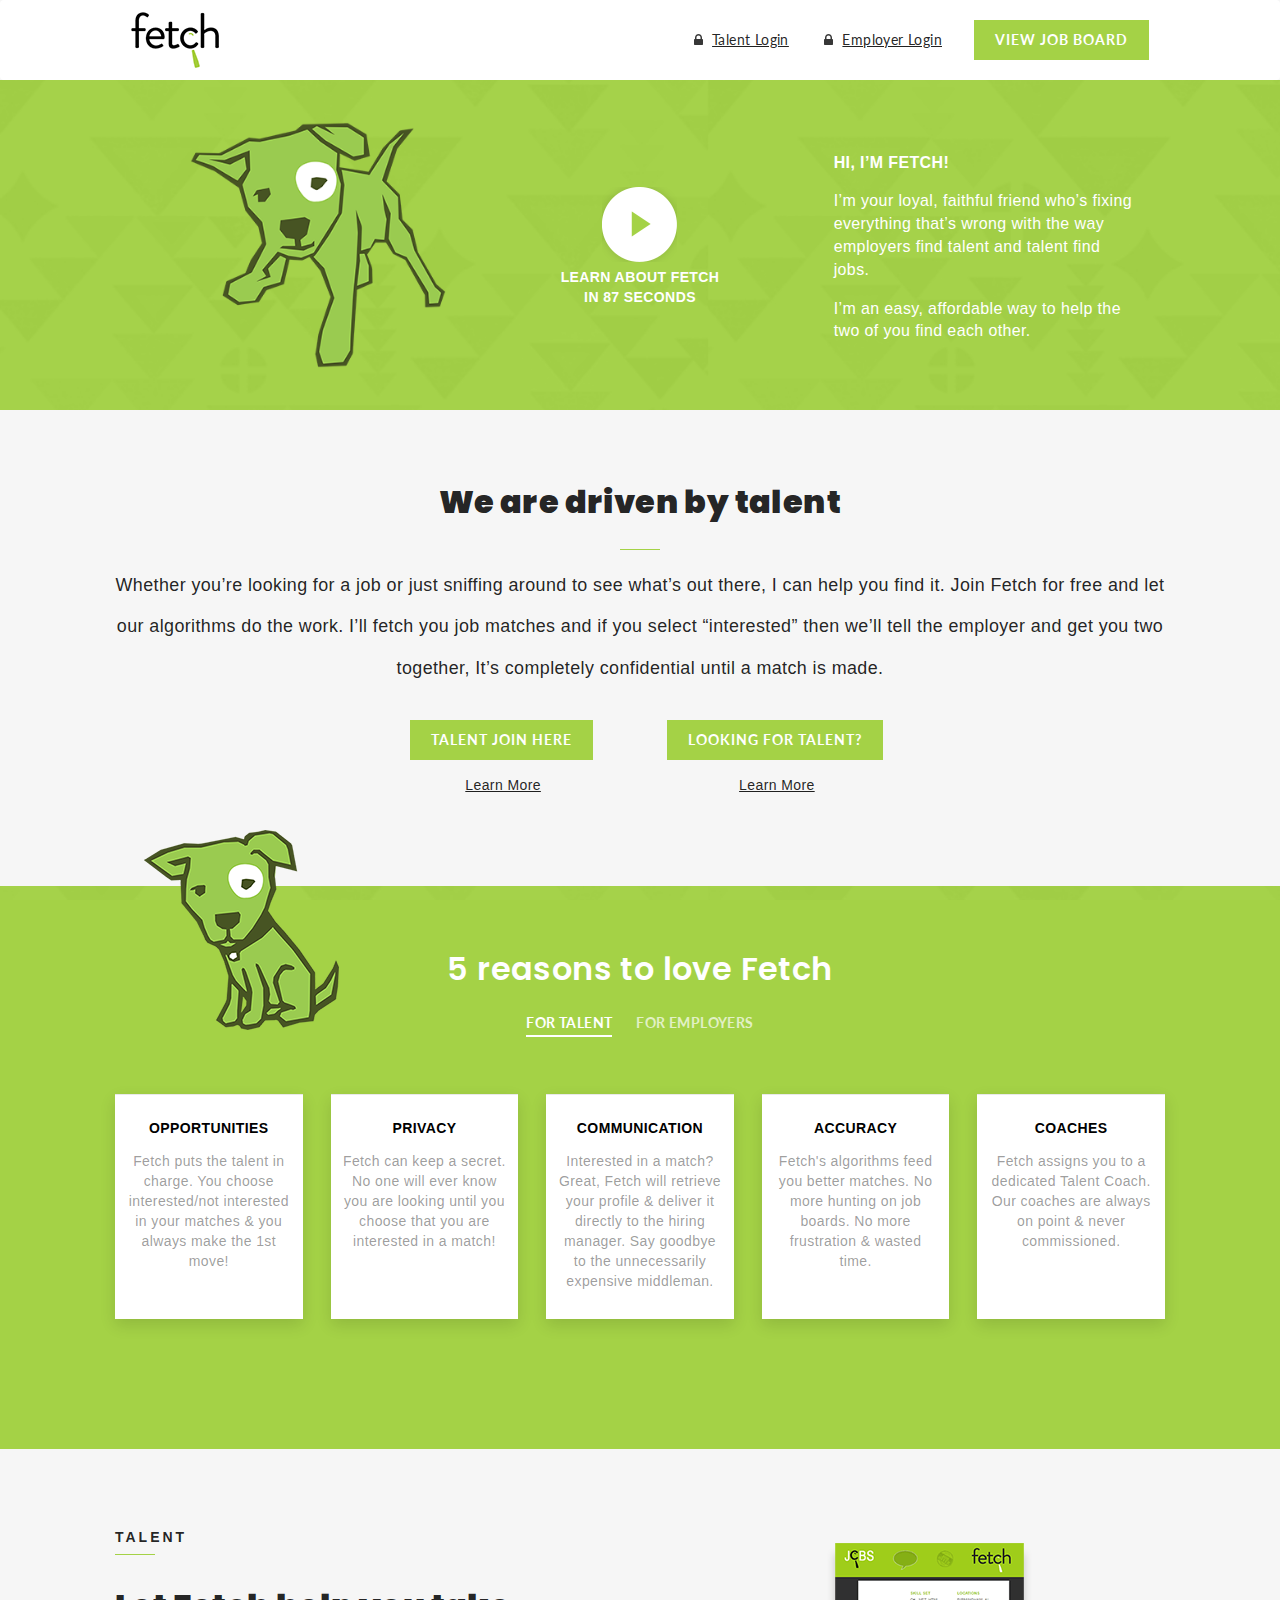
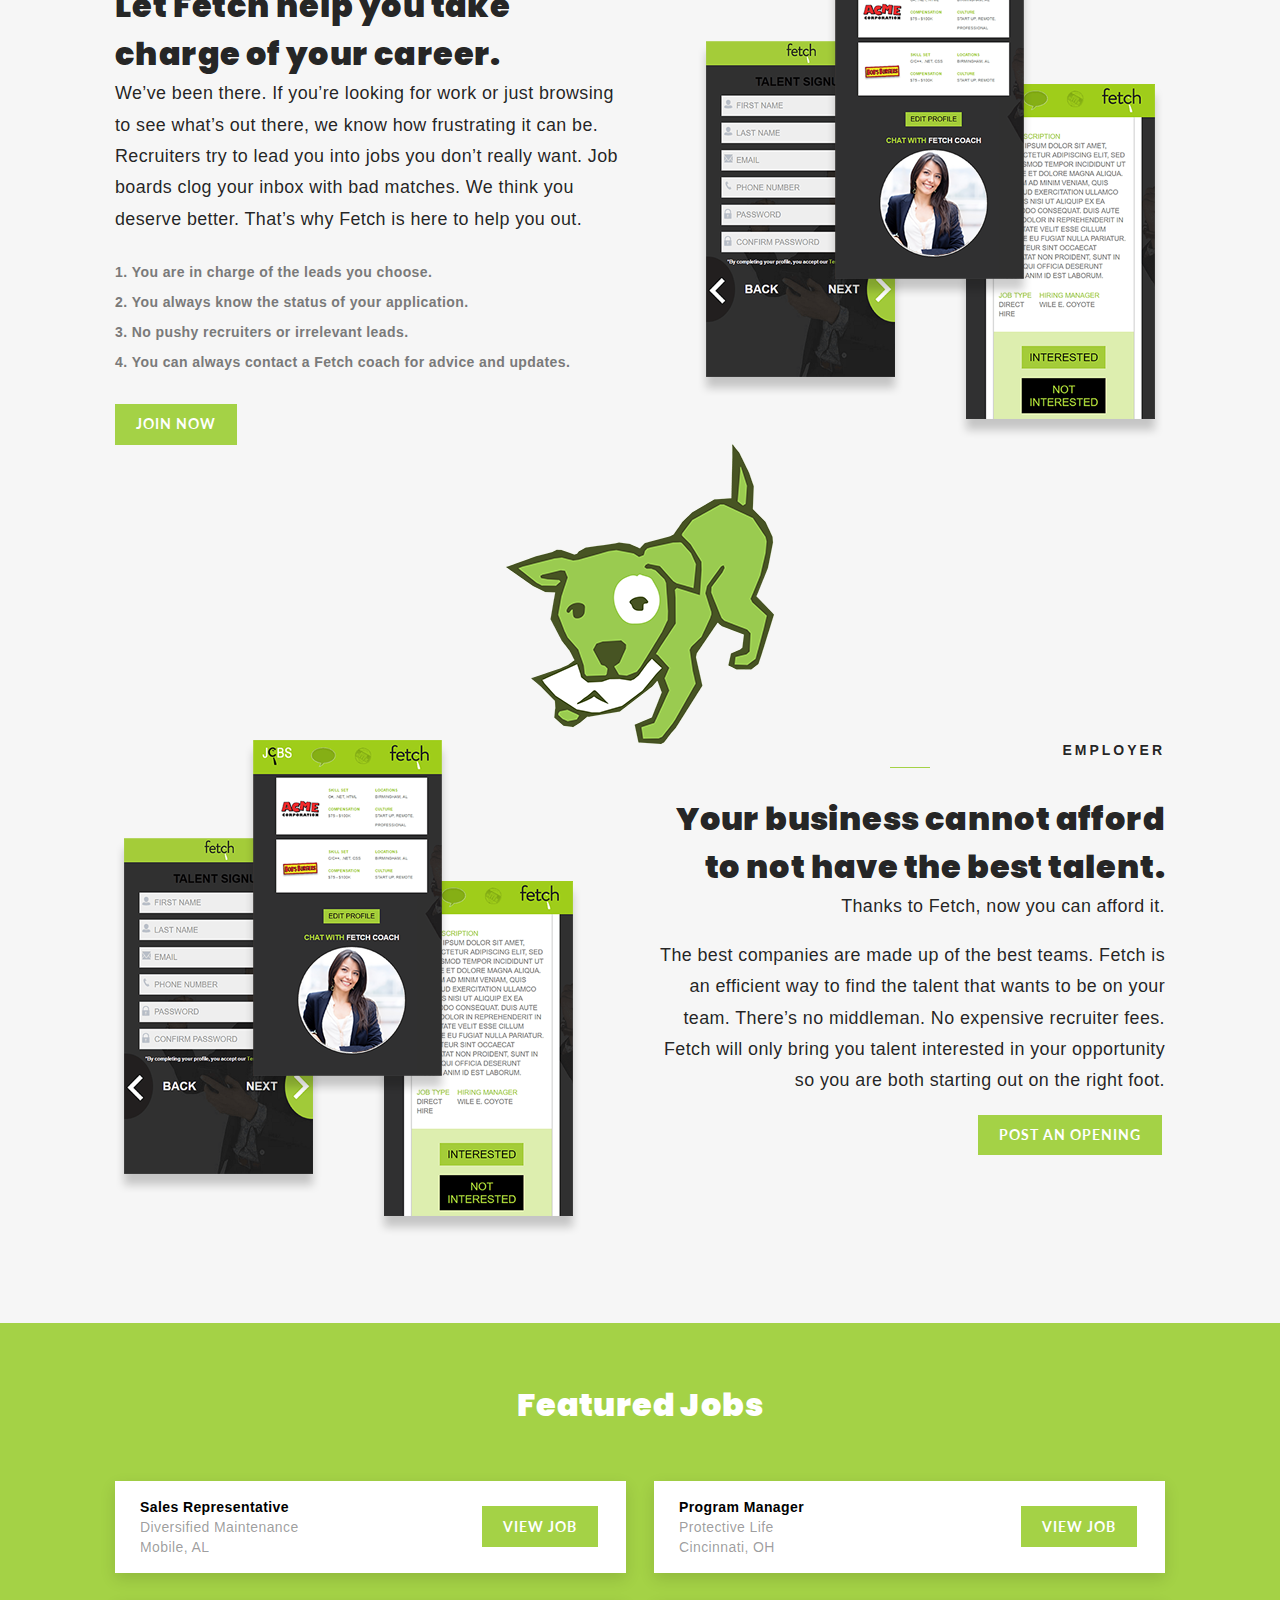
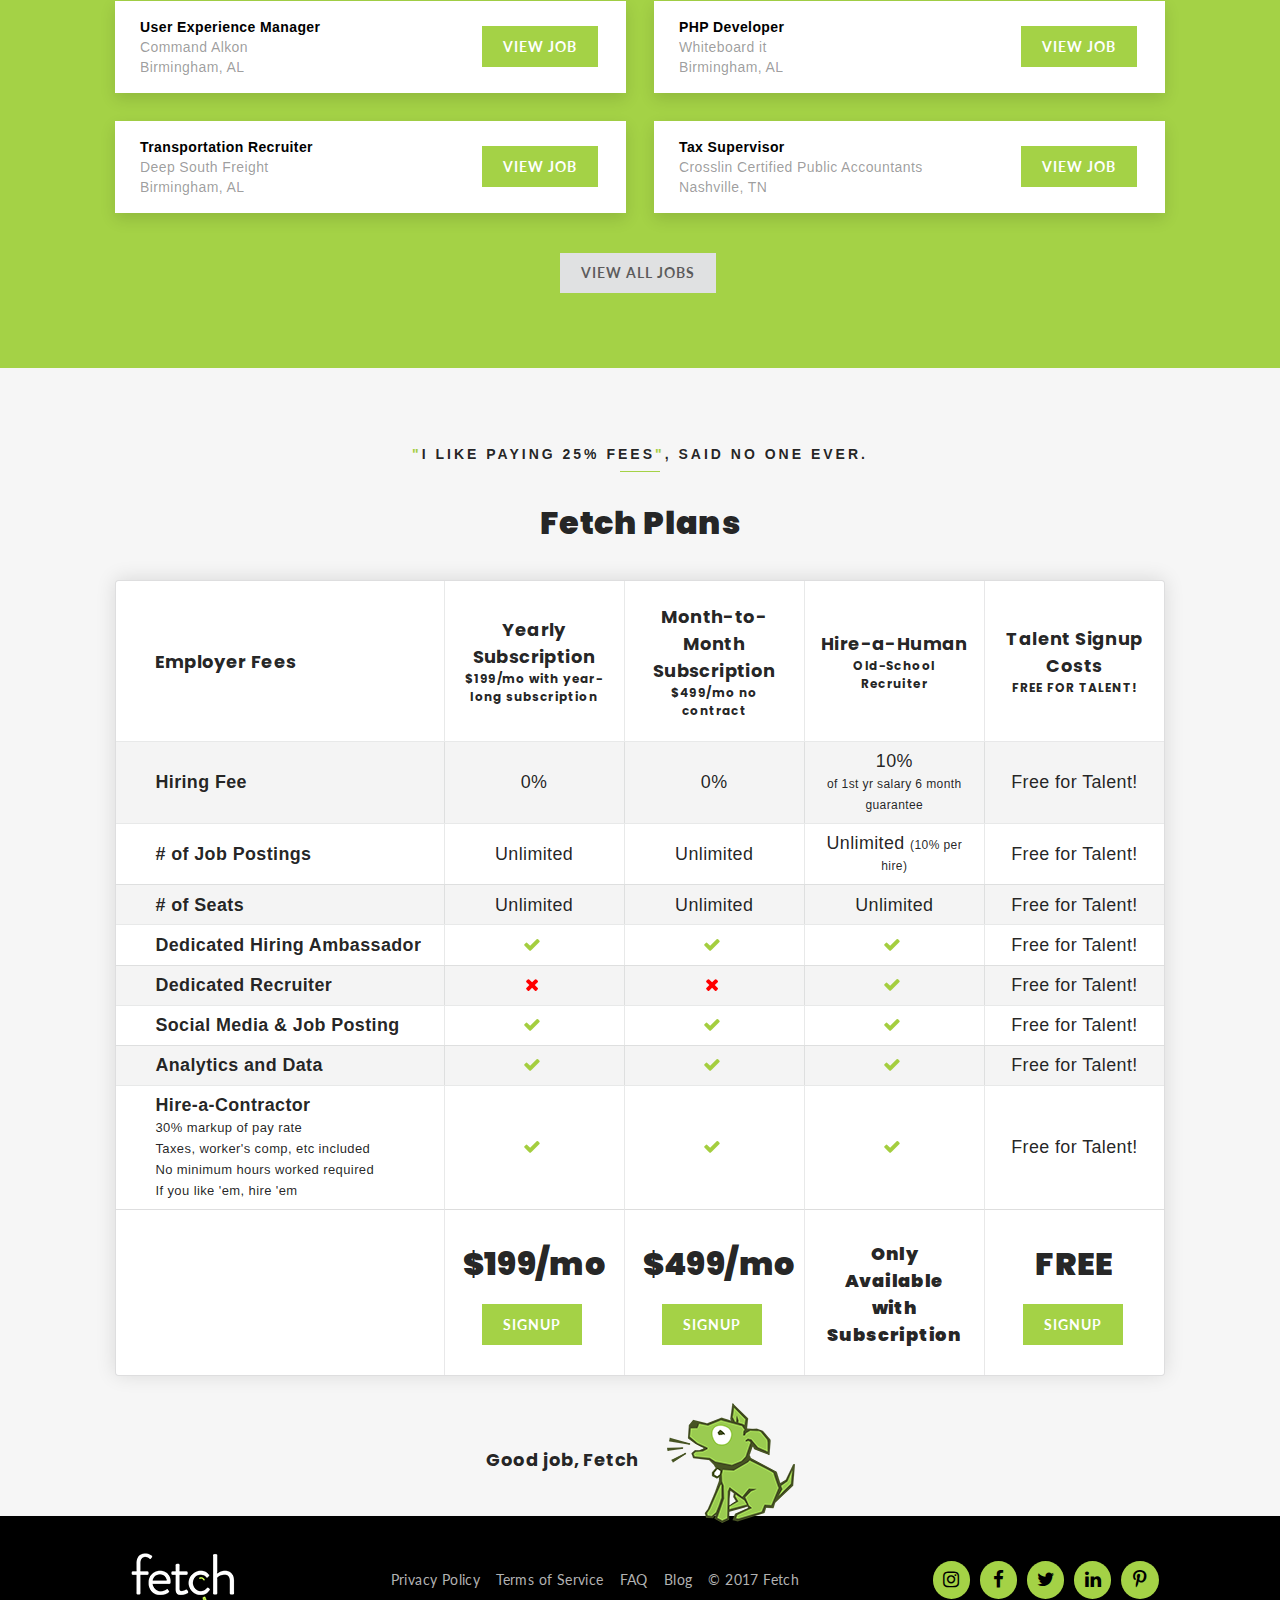
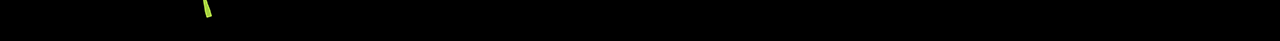
<file: new_site/index-old.html>
<!DOCTYPE html>
<html>
<head>
    <meta http-equiv="Content-Type" content="text/html; charset=utf-8" />
    <meta http-equiv="Content-Type" content="text/html; charset=ISO-8859-1">
    <meta charset="utf-8">
    <meta name="viewport" content="width=device-width, initial-scale=1">
    <meta name="description" content="Hiring should be a transparent and unbiased process. Recruiting agency fees are expensive. Our hiring platform matches talent to employers.">
    <link rel="canonical" href="https://www.getfetched.com/">
	<link rel="profile" href="http://gmpg.org/xfn/11">
    <meta property="og:locale" content="en_US">
    <meta property="og:type" content="article">
    <meta property="og:title" content="Fetch, a talent driven hiring platform. Find great jobs today!">
    <meta property="og:description" content="Hiring should be a transparent and unbiased process. Recruiting agency fees are expensive. Our hiring platform matches talent to employers.">
    <meta property="og:url" content="https://www.getfetched.com/">
    <meta property="og:site_name" content="Fetch, a talent driven hiring platform. Matches delivered directly to the talent.">
    <meta property="article:publisher" content="https://www.facebook.com/getfetched">
    <meta property="fb:app_id" content="153839821687281">
    <meta property="og:image" content="https://www.getfetched.com/img/logo-2.png">
    <meta name="twitter:card" content="summary_large_image">
    <meta name="twitter:description" content="Hiring should be a transparent and unbiased process. Recruiting agency fees are expensive. Our hiring platform matches talent to employers.">
    <meta name="twitter:title" content="Fetch, a talent driven hiring platform. Find great jobs today!">
    <meta name="twitter:site" content="@fetchtalent">
    <meta name="twitter:image" content="https://www.getfetched.com/img/logo-2.png">
    <meta name="twitter:creator" content="@fetchtalent">
    <title>Fetch: A Talent Driven hiring platform | Recruiting & Staffing Replacement</title>
    <link rel="shortcut icon" href="img/fetch-3.png" type="image/x-icon">
    <link rel="stylesheet" href="libs/Semantic-UI-CSS-master/semantic.min.css">
    <link rel="stylesheet" href="css/style.css">

</head>
<body>

    <header class="ui borderless main menu">
        <div class="ui container">
            <div href="#" class="header item">
                <img class="logo" src="img/logo.png">
            </div>
            <div class="right menu" id="menubar">
                <div class="item">
                    <i class="lock icon"></i>
                    <a href="https://app.getfetched.com/talent-login">Talent Login</a>
                </div>
                <div class="item">
                    <i class="lock icon"></i>
                    <a href="https://app.getfetched.com/employer-login">Employer Login</a>
                </div>
                <div class="item">
                    <a class="ui green button" href="https://app.getfetched.com/jobs">VIEW JOB BOARD</a>
                </div>      
            </div>
            <div class="right menu sandwich-wrap">
                <div class="item">
                    <button type="button" id="sandwich">
                        <span class="icon-bar sw-topper"></span>
                        <span class="icon-bar sw-bottom"></span>
                        <span class="icon-bar sw-footer"></span>
                    </button>
                </div>     
            </div>   
        </div>
    </header>

    <section class="section-1 bg-main">
        <div class="ui container">

   
                <div class="three column stackable middle aligned ui grid">
                <div class="column">
                    <div class="first-column">
                        <div class="video-section">
			<img src="img/fetch-1.png" alt="" class="fetch-1">
			</div>
                    </div>   
                </div>
                <div class="column ui center aligned">
                    <div class="ui embed">
                                            </div>
                    <img src="img/play.png" alt="" class="fetch-1">
<p class="tt-u fw-black">Learn about Fetch<br> in 87 seconds</p>
                </div>
                <div class="column fz-16">
                    <div class="last-column">
                        <p class="tt-u fw-black">Hi, I’M FETCH!</p>
                        <p>I’m your loyal, faithful friend who’s fixing everything that’s wrong with the way employers find talent and talent find jobs.</p>
                        <p>I’m an easy, affordable way to help the two of you find each other.</p>
                    </div>
                </div>
            </div>
            </div>
		</div>
        
        
    </section>

    <section class="section-2">
        <div class="ui container center aligned">
            <div class="section-title">We are driven by talent</div>
            <div class="hr"></div>
            <p class="fz-18">Whether you’re looking for a job or just sniffing around to see what’s out there, I can help you find it. Join Fetch for free and let our algorithms do the work. I’ll fetch you job matches and if you select “interested” then we’ll tell the employer and get you two together, It’s completely confidential until a match is made.</p>
            <div class="ui two column stackable centered grid">
                <div class="four column centered row">
                    <div class="column center aligned">
                        <a class="ui green button" href="https://app.getfetched.com/talent-signup">TALENT JOIN HERE</a><br>
                        <a href="#talent">Learn More</a>
                    </div>
                    <div class="column center aligned">
                        <a class="ui green button" href="https://app.getfetched.com/employer-signup">LOOKING FOR TALENT?</a>
                        <br>
                        <a href="#employer">Learn More</a>
                    </div>
                </div>
            </div>
        </div>
    </section>

    <section class="section-3 bg-main">
        <div class="ui container center aligned">
            <img src="img/fetch-2.png" alt="" class="fetch-2">
            <div class="section-title min">5 reasons to love Fetch</div>
            <div class="ui inverted secondary pointing menu my">
                <a class="item active" data-tab="first">FOR TALENT</a>
                <a class="item" data-tab="second">FOR EMPLOYERS</a>
            </div>
            <div class="ui bottom attached tab active" data-tab="first">
                <div class="five column stackable aligned ui grid">
                    <div class="column">
                         <div class="ui raised link card my">
                          <div class="image">
                            <!-- <img src="img/1.jpg"> -->
                          </div>
                          <div class="content">
                            <div class="card-header tt-u fw-black">OPPORTUNITIES</div>
                            <div class="meta">
                              <p>Fetch puts the talent in charge. You choose interested/not interested in your matches & you always make the 1st move!</p>
                            </div>
                          </div>
                        </div>
                    </div>
                    <div class="column">
                         <div class="ui raised link card my">
                          <div class="image">
                            <!-- <img src="img/2.jpg"> -->
                          </div>
                          <div class="content">
                            <div class="card-header tt-u fw-black">PRIVACY</div>
                            <div class="meta">
                              <p>Fetch can keep a secret. No one will ever know you are looking until you choose that you are interested in a match!</p>
                            </div>
                          </div>
                        </div>
                    </div>
                    <div class="column">
                         <div class="ui raised link card my">
                          <div class="image">
                            <!-- <img src="img/3.jpg"> -->
                          </div>
                          <div class="content">
                          	<div class="card-header tt-u fw-black">COMMUNICATION</div>
                            <div class="meta">
                              <p>Interested in a match? Great, Fetch will retrieve your profile & deliver it directly to the hiring manager. Say goodbye to the unnecessarily expensive middleman.</p>
                            </div>
                          </div>
                            
                        </div>
                    </div>
                    <div class="column">
                         <div class="ui raised link card my">
                          <div class="image">
                            <!-- <img src="img/4.jpg"> -->
                          </div>
                          <div class="content">
                            <div class="card-header tt-u fw-black">ACCURACY</div>
                            <div class="meta">
                              <p>Fetch's algorithms feed you better matches. No more hunting on job boards. No more frustration & wasted time.</p>
                            </div>
                          </div>
                        </div>
                    </div>
                    <div class="column">
                         <div class="ui raised link card my">
                          <div class="image">
                            <!-- <img src="img/5.jpg"> -->
                          </div>
                          <div class="content">
                            <div class="card-header tt-u fw-black">COACHES</div>
                            <div class="meta">
                              <p>Fetch assigns you to a dedicated Talent Coach. Our coaches are always on point & never commissioned.</p>
                            </div>
                          </div>
                        </div>
                    </div>
                </div>
            </div>
            <div class="ui bottom attached tab" data-tab="second">
                <div class="five column stackable aligned ui grid">
                    <div class="column">
                         <div class="ui raised link card my">
                          <div class="image">
                            <!-- <img src="img/3.jpg"> -->
                          </div>
                          <div class="content">
                            <div class="card-header tt-u fw-black">SAVE MONEY</div>
                            <div class="meta">
                              <p>Fetch saves you money! No more expensive Agency Recruiter fees or ridiculously high markups on contractors.</p>
                              <a class="ui green button" href="#plans">HIRE A CONTRACTOR</a>
                            </div>
                          </div>
                        </div>
                    </div>
                    <div class="column">
                         <div class="ui raised link card my">
                          <div class="image">
                            <!-- <img src="img/1.jpg"> -->
                          </div>
                          <div class="content">
                            <div class="card-header tt-u fw-black">SAVE TIME</div>
                            <div class="meta">
                              <p>Fetch's algorithms deliver matched interested talent directly to you! No more hunting through thousands of unqualified resumes. No more pesky recruiter calls.</p>
                            </div>
                          </div>
                        </div>
                    </div>
                    <div class="column">
                         <div class="ui raised link card my">
                          <div class="image">
                            <!-- <img src="img/4.jpg"> -->
                          </div>
                          <div class="content">
                            <div class="card-header tt-u fw-black">COMMUNICATION</div>
                            <div class="meta">
                              <p>Remember, the talent chooses you! Thanks to Fetch, you now have direct communication with matched interested talent.</p>
                            </div>
                          </div>
                        </div>
                    </div>
                    <div class="column">
                         <div class="ui raised link card my">
                          <div class="image">
                            <!-- <img src="img/5.jpg"> -->
                          </div>
                          <div class="content">
                            <div class="card-header tt-u fw-black">TRANSPARENCY</div>
                            <div class="meta">
                              <p>Fetch delivers a transparent & unbiased hiring process. We believe that a heavily commissioned recruiter representing the talent & the company is a conflict.</p>
                            </div>
                          </div>
                        </div>
                    </div>
                    <div class="column">
                         <div class="ui raised link card my">
                          <div class="image">
                            <!-- <img src="img/2.jpg"> -->
                          </div>
                          <div class="content">
                            <div class="card-header tt-u fw-black">HIRING AMBASSADOR</div>
                            <div class="meta">
                              <p>Fetch assigns your company to a dedicated Hiring Ambassador. Our ambassadors are always on point & never commissioned!</p>
                            </div>
                          </div>
                        </div>
                    </div>
                </div>
            </div>
        </div>
    </section>

    <section class="section-4 bg-gray" id="talent">
        <div class="ui container">
            <div class="ui two column bottom aligned stackable grid">
                <div class="column">
                    <div class="section-subtitle"><div>TALENT</div></div>
                    <div class="section-title">Let Fetch help you take charge of your career.</div>
                    <p class="fz-18">We’ve been there. If you’re looking for work or just browsing to see what’s out there, we know how frustrating it can be. Recruiters try to lead you into jobs you don’t really want. Job boards clog your inbox with bad matches. We think you deserve better. That’s why Fetch is here to help you out.</p>
                    <ol class="my-list">
                        <li>You are in charge of the leads you choose.</li>
                        <li>You always know the status of your application.</li>
                        <li>No pushy recruiters or irrelevant leads.</li>
                        <li>You can always contact a Fetch coach for advice and updates.</li>
                    </ol>
                    <div class="ui stackable grid">
                        <div class="ten wide column">
                            <a class="ui green button" href="https://app.getfetched.com/talent-signup">JOIN NOW</a>
                        </div>
                    </div>
                </div>
                <div class="column right aligned">
                    <img src="img/layer-1.png" alt="">
                </div>
            </div>
        </div>
    </section>

    <section class="section-5">
        <div class="ui container center aligned">
            <img src="img/fetch-3.png" alt="" class="fetch-3" id="employer">
            <div class="ui two column stackable grid">
                <div class="column left aligned">
                    <img src="img/layer-1.png" alt="">
                </div>
                <div class="column right aligned">
                    <div class="section-subtitle"><div>Employer</div></div>
                    <div class="section-title">Your business cannot afford to not have the best talent.</div>
                    <p class="fz-18">Thanks to Fetch, now you can afford it.</p>
                    <p class="fz-18">The best companies are made up of the best teams. Fetch is an efficient way to find the talent that wants to be on your team. There’s no middleman. No expensive recruiter fees. Fetch will only bring you talent interested in your opportunity so you are both starting out on the right foot.</p>
                    <div class="ui stackable grid">
                        <div class="ten wide column right floated">
                            <a class="ui green button" href="https://app.getfetched.com/employer-signup">POST AN OPENING</a>
                        </div>
                    </div>
                </div>
            </div>
        </div>
    </section>

    <section class="section-6 bg-main" id="jobs">
        <div class="ui container center aligned">
            <div class="section-title">Featured Jobs</div>
            <div class="ui two column middle left aligned stackable grid">
                <div class="column">
                    <div class="ui raised link card my my-2">
                        <div class="content">
                            <div class="middle aligned equal width ui grid">
                                <div class="column">
                                    <div class="card-header tt-u fw-black">Sales Representative</div>
                                    <div class="meta">
                                        <p>Diversified Maintenance</p>
                                        <p>Mobile, AL</p>
                                    </div>
                                </div>
                                <div class="four wide button-wrap column">
                                    <a class="ui green button" href="https://app.getfetched.com/jobs/830">VIEW JOB</a>
                                </div>
                            </div>
                        </div>
                    </div>
                </div>
                <div class="column">
                    <div class="ui raised link card my my-2">
                        <div class="content">
                            <div class="middle aligned equal width ui grid">
                                <div class="column">
                                    <div class="card-header tt-u fw-black">Program Manager</div>
                                    <div class="meta">
                                        <p>Protective Life</p>
                                        <p>Cincinnati, OH</p>
                                    </div>
                                </div>
                                <div class="four wide button-wrap column">
                                    <a class="ui green button" href="https://app.getfetched.com/jobs/829">VIEW JOB</a>
                                </div>
                            </div>
                        </div>
                    </div>
                </div>
                <div class="column">
                    <div class="ui raised link card my my-2">
                        <div class="content">
                            <div class="middle aligned equal width ui grid">
                                <div class="column">
                                    <div class="card-header tt-u fw-black">User Experience Manager</div>
                                    <div class="meta">
                                        <p>Command Alkon</p>
                                        <p>Birmingham, AL</p>
                                    </div>
                                </div>
                                <div class="four wide button-wrap column">
                                    <a class="ui green button" href="https://app.getfetched.com/jobs/828">VIEW JOB</a>
                                </div>
                            </div>
                        </div>
                    </div>
                </div>
                <div class="column">
                    <div class="ui raised link card my my-2">
                        <div class="content">
                            <div class="middle aligned equal width ui grid">
                                <div class="column">
                                    <div class="card-header tt-u fw-black">PHP Developer</div>
                                    <div class="meta">
                                        <p>Whiteboard it</p>
                                        <p>Birmingham, AL</p>
                                    </div>
                                </div>
                                <div class="four wide button-wrap column">
                                    <a class="ui green button" href="https://app.getfetched.com/jobs/825">VIEW JOB</a>
                                </div>
                            </div>
                        </div>
                    </div>
                </div>
                <div class="column">
                    <div class="ui raised link card my my-2">
                        <div class="content">
                            <div class="middle aligned equal width ui grid">
                                <div class="column">
                                    <div class="card-header tt-u fw-black">Transportation Recruiter</div>
                                    <div class="meta">
                                        <p>Deep South Freight</p>
                                        <p>Birmingham, AL</p>
                                    </div>
                                </div>
                                <div class="four wide button-wrap column">
                                    <a class="ui green button" href="https://app.getfetched.com/jobs/824">VIEW JOB</a>
                                </div>
                            </div>
                        </div>
                    </div>
                </div>
                <div class="column">
                    <div class="ui raised link card my my-2">
                        <div class="content">
                            <div class="middle aligned equal width ui grid">
                                <div class="column">
                                    <div class="card-header tt-u fw-black">Tax Supervisor</div>
                                    <div class="meta">
                                        <p>Crosslin Certified Public Accountants</p>
                                        <p>Nashville, TN</p>
                                    </div>
                                </div>
                                <div class="four wide button-wrap column">
                                    <a class="ui green button" href="https://app.getfetched.com/jobs/823">VIEW JOB</a>
                                </div>
                            </div>
                        </div>
                    </div>
                </div>
            </div>
        </div>  
        <div class="ui container center aligned featured-jobs">
         
            <br>
            <br>
                        <a class="ui white button" href="https://app.getfetched.com/jobs">VIEW ALL JOBS</a>
                       
        </div>   
    </section>

    <section class="section-7 bg-gray" id="plans">
        <div class="ui container center aligned">
            <div class="section-subtitle"><div><span style="color:#a4ce3f;">"</span>I like paying 25% fees<span style="color:#a4ce3f;">"</span>, said no one ever.</div></div>
            <div class="section-title">Fetch Plans</div>
            <table class="ui striped celled fixed table center aligned large show-desktop">
                <thead class="ff-p">
                    <tr>
                        <th class="five wide left aligned">Employer Fees</th>
                        <th>
                            <div>Yearly Subscription</div>
                            <div class="fz-12">$199/mo with year-long subscription</div>
                        </th>
                        <th>
                            <div>Month-to-Month Subscription</div>
                            <div class="fz-12">$499/mo no contract</div>
                        </th>
                        <th>
                            <div>Hire-a-Human</div>
                            <div class="fz-12">Old-School Recruiter</div>
                        </th>
                        <th>
                            <div>Talent Signup Costs</div>
                            <div class="fz-12">FREE FOR TALENT!</div>
                        </th>
                    </tr>
                </thead>
                <tbody>
                    <tr>
                        <td class="left aligned fw-bold">Hiring Fee</td>
                        <td>0%</td>
                        <td>0%</td>
                        <td><span>10%</span><br><span class="fz-12">of 1st yr salary 6 month guarantee</span></td>
                        <td>Free for Talent!</td>
                    </tr>
                    <tr>
                        <td class="left aligned fw-bold"># of Job Postings</td>
                        <td>Unlimited</td>
                        <td>Unlimited</td>
                        <td><span>Unlimited</span> <span class="fz-12">(10% per hire)</span></td>
                        <td>Free for Talent!</td>
                    </tr>
                    <tr>
                        <td class="left aligned fw-bold"># of Seats</td>
                        <td>Unlimited</td>
                        <td>Unlimited</td>
                        <td>Unlimited</td>
                        <td>Free for Talent!</td>
                    </tr>
                    <tr>
                        <td class="left aligned fw-bold">Dedicated Hiring Ambassador</td>
                        <td><i class="checkmark icon" style="color:#a4ce3f;"></td>
                        <td><i class="checkmark icon" style="color:#a4ce3f;"></td>
                        <td><i class="checkmark icon" style="color:#a4ce3f;"></td>
                        	<td>Free for Talent!</td>
                    </tr>
                    <tr>
                        <td class="left aligned fw-bold">Dedicated Recruiter</td>
                        <td><i class="remove icon" style="color:red;"></i></td>
                        <td><i class="remove icon" style="color:red;"></i></td>
                        <td><i class="checkmark icon" style="color:#a4ce3f;"></td>
                        	<td>Free for Talent!</td>
                    </tr>
                    <tr>
                        <td class="left aligned fw-bold">Social Media & Job Posting</td>
                        <td><i class="checkmark icon" style="color:#a4ce3f;"></td>
                        <td><i class="checkmark icon" style="color:#a4ce3f;"></td>
                        <td><i class="checkmark icon" style="color:#a4ce3f;"></td>
                        	<td>Free for Talent!</td>
                    </tr>
                    <tr>
                        <td class="left aligned fw-bold">Analytics and Data</td>
                        <td><i class="checkmark icon" style="color:#a4ce3f;"></td>
                        <td><i class="checkmark icon" style="color:#a4ce3f;"></td>
                        <td><i class="checkmark icon" style="color:#a4ce3f;"></td>
                        	<td>Free for Talent!</td>
                    </tr>
                    <tr>
                        <td class="left aligned"><strong>Hire-a-Contractor</strong>
                        	<br><span style="font-size:13px;">30% markup of pay rate</span>
                        	<br><span style="font-size:13px;">Taxes, worker's comp, etc included</span>
                        	<br><span style="font-size:13px;">No minimum hours worked required</span>
                        	<br><span style="font-size:13px;">If you like 'em, hire 'em</span>
                        </td>
                        <td><i class="checkmark icon" style="color:#a4ce3f;"></td>
                        <td><i class="checkmark icon" style="color:#a4ce3f;"></td>
                        <td><i class="checkmark icon" style="color:#a4ce3f;"></td>
                        	<td>Free for Talent!</td>
                    </tr>
                </tbody>
                <tfoot>
                    <tr>
                        <th class="top aligned left aligned">
                            <div class="ff-p fz-32 fw-black"></div>
                        </th>
                        <th class="top aligned">
                            <div class="ff-p fz-32 fw-black">$199/mo</div>
                            <a class="ui green button" href="https://app.getfetched.com/employer-signup">SIGNUP</a>
                        </th>
                        <th class="top aligned">                            <div class="ff-p fz-32 fw-black">$499/mo</div>
                            <a class="ui green button" href="https://app.getfetched.com/employer-signup">SIGNUP</a>
                        </th>
                        <th class="top aligned">
                            <div class="ff-p fz-20 fw-black">Only Available with Subscription</div></div>
                            
                        </th>
                       <th class="top aligned">
                            <div class="ff-p fz-32 fw-black">FREE</div>
                            <a class="ui green button" href="https://app.getfetched.com/talent-signup">SIGNUP</a>
                        </th>
                    </tr>
                </tfoot>
            </table>
            <table class="ui celled striped table show-mobile">
                        <thead>
                            <tr class="center aligned">
                                <th colspan="2">
                                    <span class="big-title">Yearly Subscription</span> 
                                </th>
                            </tr>
                        </thead>
                        <tbody>
                            <tr class="center aligned">
                                <td class="pad-l-40"><b class="left aligned">Hiring Fee</b></td>
                                <td>0%</td>
                            </tr>
                            <tr class="center aligned">
                                <td class="pad-l-40"><b class="left aligned"># of Job Postings</b></td>
                                <td>Unlimited</td>
                            </tr>
                            <tr class="center aligned">
                                <td class="pad-l-40"><b class="left aligned"># of Seats</b></td>
                                <td>Unlimited</td>
                            </tr>
                            <tr class="center aligned">
                                <td class="pad-l-40"><b class="left aligned">Dedicated Recruiter</b></td>
                                <td><i class="remove icon" style="color:red;"></i></td>
                            </tr>
                            <tr class="center aligned">
                                <td class="pad-l-40"><b class="left aligned">Dedicated Hiring Ambassador</b></td>
                                <td><i class="checkmark icon" style="color:#a4ce3f;"></td>
                            </tr>
                            <tr class="center aligned">
                                <td class="pad-l-40"><b class="left aligned">Social Media & Job Posting</b></td>
                                <td><i class="checkmark icon" style="color:#a4ce3f;"></td>
                            </tr>
                            <tr class="center aligned">
                                <td class="pad-l-40"><b class="left aligned">Analytics and Data</b></td>
                                <td><i class="checkmark icon" style="color:#a4ce3f;"></td>
                            </tr>
                            <tr class="center aligned">
                            	<td class="pad-l-40"><b class="left aligned">Hire-a-Contractor</b></td>
                        		<td><i class="checkmark icon" style="color:#a4ce3f;"></td>
                        	</tr>
                        </td>
                        
                    </tr>
                            <tr class="center aligned">
                                <td class="pad-l-40" valign="center">
                                    <b>$199/mo with year-long subscription</b>
                                </td>
                                <td>
                                    
                                    <a class="ui green button" href="https://app.getfetched.com/employer-signup">SIGNUP</a>
                                </td>
                            </tr>
                        </tbody>
                    </table>
                    <table class="ui celled striped table show-mobile">
                        <thead>
                            <tr class="center aligned">
                                <th colspan="2" width="220"><span class="big-title">Month-to-Month Subscription</span> </th>
                            </tr>
                        </thead>
                        <tbody>
                            <tr class="center aligned">
                                <td class="pad-l-40"><b class="left aligned">Hiring Fee</b></td>
                                <td>0%</td>
                            </tr>
                            <tr class="center aligned">
                                <td class="pad-l-40"><b class="left aligned"># of Job Postings</b></td>
                                <td>Unlimited</td>
                            </tr>
                            <tr class="center aligned">
                                <td class="pad-l-40"><b class="left aligned"># of Seats</b></td>
                                <td>Unlimited</td>
                            </tr>
                            <tr class="center aligned">
                                <td class="pad-l-40"><b class="left aligned">Dedicated Recruiter</b></td>
                                <td><i class="remove icon" style="color:red;"></i></td>
                            </tr>
                            <tr class="center aligned">
                                <td class="pad-l-40"><b class="left aligned">Dedicated Hiring Ambassador</b></td>
                                <td><i class="checkmark icon" style="color:#a4ce3f;"></td>
                            </tr>
                            <tr class="center aligned">
                                <td class="pad-l-40"><b class="left aligned">Social Media & Job Posting</b></td>
                                <td><i class="checkmark icon" style="color:#a4ce3f;"></td>
                            </tr>
                            <tr class="center aligned">
                                <td class="pad-l-40"><b class="left aligned">Analytics and Data</b></td>
                                <td><i class="checkmark icon" style="color:#a4ce3f;"></td>
                            </tr>
                            <tr class="center aligned">
                            	<td class="pad-l-40"><b class="left aligned">Hire-a-Contractor</b></td>
                        		<td><i class="checkmark icon" style="color:#a4ce3f;"></td>
                        	</tr>
                            <tr class="center aligned">
                                <td class="pad-l-40" valign="center">
                                    <b>$499/mo with year-long subscription</b>
                                </td>
                                <td>
                                    
                                    <a class="ui green button" href="https://app.getfetched.com/employer-signup">SIGNUP</a>
                                </td>
                            </tr>
                        </tbody>
                    </table>
                    <table class="ui celled striped table show-mobile">
                        <thead>
                            <tr class="center aligned">
                                <th colspan="2"><span class="big-title">Hire-a-Human</span></th>
                            </tr>
                        </thead>
                        <tbody>
                            <tr class="center aligned">
                                <td class="pad-l-40"><b class="left aligned">Hiring Fee</b></td>
                                <td><small>10% of 1st yr salary 6 month guarantee</small></td>
                            </tr>
                            <tr class="center aligned">
                                <td class="pad-l-40"><b class="left aligned"># of Job Postings</b></td>
                                <td>Unlimited<small> (10% per hire)</small></td>
                            </tr>
                            <tr class="center aligned">
                                <td class="pad-l-40"><b class="left aligned"># of Seats</b></td>
                                <td>Unlimited</td>
                            </tr>
                            <tr class="center aligned">
                                <td class="pad-l-40"><b class="left aligned">Dedicated Recruiter</b></td>
                                <td><i class="checkmark icon" style="color:#a4ce3f;"></td>
                            </tr>
                            <tr class="center aligned">
                                <td class="pad-l-40"><b class="left aligned">Dedicated Hiring Ambassador</b></td>
                                <td><i class="checkmark icon" style="color:#a4ce3f;"></td>
                            </tr>
                            <tr class="center aligned">
                                <td class="pad-l-40"><b class="left aligned">Social Media & Job Posting</b></td>
                                <td><i class="checkmark icon" style="color:#a4ce3f;"></td>
                            </tr>
                            <tr class="center aligned">
                                <td class="pad-l-40"><b class="left aligned">Analytics and Data</b></td>
                                <td><i class="checkmark icon" style="color:#a4ce3f;"></td>
                            </tr>
                            <tr class="center aligned">
                            	<td class="pad-l-40"><b class="left aligned">Hire-a-Contractor</b></td>
                        		<td><i class="checkmark icon" style="color:#a4ce3f;"></td>
                        	</tr>
                            <tr class="center aligned">
                                <td class="pad-l-40" valign="center">
                                    <b>*Only Available with Subscription</b>
                                </td>
                                <td>
                                 
                                    <a class="ui green button" href="https://app.getfetched.com/employer-signup">SIGNUP</a>
                                </td>
                            </tr>
                        </tbody>
                    </table>
                    <table class="ui celled striped table show-mobile">
                        <thead>
                            <tr class="center aligned">
                                <th colspan="2"><span class="big-title">Talent Signup</span></th>
                            </tr>
                        </thead>
                        <tbody>
                            <tr class="center aligned">
                                <td class="pad-l-40"><b class="left aligned">Hiring Fee</b></td>
                                <td>Free for Talent!</td>
                            </tr>
                            <tr class="center aligned">
                                <td class="pad-l-40"><b class="left aligned">Unlimited Job Matches!</b></td>
                                <td>Free for Talent!</td>
                            </tr>
                           <tr class="center aligned">
                                <td class="pad-l-40"><b class="left aligned">Dedicated Talent Coach</b></td>
                                <td>Free for Talent!</td>
                            </tr>
                            <tr class="center aligned">
                                <td class="pad-l-40"><b class="left aligned">Dedicated Hiring Ambassador</b></td>
                                <td>Free for Talent!</td>
                            </tr>
                            <tr class="center aligned">
                                <td class="pad-l-40"><b class="left aligned">Analytics and Data</b></td>
                                <td>Free for Talent!</td>
                            </tr>
                            <tr class="center aligned">
                                <td class="pad-l-40" valign="center">
                                	<b>Sign up today!</b>
                                    </td>
                                <td>
                                    
                                    <a class="ui green button" href="https://app.getfetched.com/talent-signup">SIGNUP</a>
                                </td>
                            </tr>
                        </tbody>
                    </table>
            <div class="middle aligned equal width ui grid centered">
                <div class="four wide column">
                    <span class="ff-p fw-bold fz-18">Good job, Fetch</span>
                </div>
                <div class="four wide column">
                    <img src="img/fetch-5.png" alt="" class="fetch-5">
                </div>
            </div>
        </div>
    </section>


    <footer class="ui borderless main menu">
        <div class="ui container">
            <div href="#" class="header item">
                <img class="logo" src="img/logo-2.png">
            </div>
            <div class="right menu">
                <div class="item">
                    <a href="https://info.getfetched.com/privacy-policy">Privacy Policy</a>
                </div>
                <div class="item">
                    <a href="https://info.getfetched.com/terms-of-service">Terms of Service</a>
                </div>
                <div class="item">
                    <a href="https://info.getfetched.com/faqs">FAQ</a>
                </div>  
                <div class="item">
                    <a href="https://blog.getfetched.com/">Blog</a>
                </div>  
                <div class="item">
                    <span>© 2017 Fetch</span>
                </div>      
            </div> 
            <div class="right menu socials">
                <div class="item">
                    <a href="https://www.instagram.com/fetchtalent/"><i class="large circular inverted green instagram icon"></i></a>
                </div>
                <div class="item">
                    <a href="https://www.facebook.com/getfetched"><i class="large circular inverted green facebook f icon"></i></a>
                </div>
                <div class="item">
                    <a href="https://twitter.com/FetchTalent"><i class="large circular inverted green twitter icon"></i></a>
                </div>    
                <div class="item">
                    <a href="https://www.linkedin.com/company/10093018/"><i class="large circular inverted green linkedin icon"></i></a>
                </div>  
                <div class="item">
                    <a href="https://www.pinterest.com/fetchtalent/"><i class="large circular inverted green pinterest icon"></i></a>
                </div>  
            </div> 
        </div>
    </footer>

    <script src="https://code.jquery.com/jquery-3.2.1.min.js" integrity="sha256-hwg4gsxgFZhOsEEamdOYGBf13FyQuiTwlAQgxVSNgt4=" crossorigin="anonymous"></script>
    <script src="libs/Semantic-UI-CSS-master/semantic.min.js"></script>
    <script src="js/common.js"></script>

<!-- Facebook Pixel Code -->
<script>
!function(f,b,e,v,n,t,s){if(f.fbq)return;n=f.fbq=function(){n.callMethod?
n.callMethod.apply(n,arguments):n.queue.push(arguments)};if(!f._fbq)f._fbq=n;
n.push=n;n.loaded=!0;n.version='2.0';n.queue=[];t=b.createElement(e);t.async=!0;
t.src=v;s=b.getElementsByTagName(e)[0];s.parentNode.insertBefore(t,s)}(window,
document,'script','https://connect.facebook.net/en_US/fbevents.js');
fbq('init', '227147531014997');
fbq('track', 'PageView');
fbq('track', 'Visited-Main-Website');
</script>
<noscript><img height="1" width="1" style="display:none"
src="https://www.facebook.com/tr?id=227147531014997&ev=PageView&noscript=1"
/></noscript>
<!-- DO NOT MODIFY -->
<!-- End Facebook Pixel Code -->

<!-- Start of Async HubSpot Analytics Code -->
  <script type="text/javascript">
    (function(d,s,i,r) {
      if (d.getElementById(i)){return;}
      var n=d.createElement(s),e=d.getElementsByTagName(s)[0];
      n.id=i;n.src='//js.hs-analytics.net/analytics/'+(Math.ceil(new Date()/r)*r)+'/2677316.js';
      e.parentNode.insertBefore(n, e);
    })(document,"script","hs-analytics",300000);
  </script>
<!-- End of Async HubSpot Analytics Code -->


</body>
</html>
</file>
<file: css/style.css>
@import url('https://fonts.googleapis.com/css?family=Lato:400,700,900');
@import url('https://fonts.googleapis.com/css?family=Poppins:400,500,600,700,800,900');
* {
  outline: none !important;
}
body {
  letter-spacing: 0.4px;
}
img {
  max-width: 100%;
  height: auto;
}
a {
  color: inherit;
  text-decoration: underline;
}
a:hover {
  opacity: 0.8;
}
.fz-32 {
  font-size: 2.28rem;
  line-height: initial;
}
.fz-18 {
  font-size: 1.28rem;
  line-height: 2.3;
}
.fz-16 {
  font-size: 1.14rem;
}
.fz-12 {
  font-size: 0.86rem;
}
.ff-p {
  font-family: 'Poppins', sans-serif;
}
.fw-bold {
  font-weight: 700;
}
.fw-black {
  font-weight: 900;
}
.tt-u {
  text-transform: uppercase;
}
.ui.container {
  max-width: 1050px !important;
  position: relative;
}
header.ui.menu {
  box-shadow: none;
  border: 0;
  transition: opacity 0.5s, transform 0.2s ease-in-out;
  margin-bottom: 0;
  margin-top: 0;
  z-index: 9;
  position: relative;
  font-family: poppins !important;
}
.item a {
  color: inherit;
}
.item .fa {
  margin-right: 5px;
}
.ui.menu .item>img.logo {
  width: auto;
}
.ui.button {
  border-radius: 0;
  padding: 0.95em 1.5em !important;
  letter-spacing: 1px;
  text-transform: uppercase;
}
.ui.button.p-big {
  padding: 1.3em 1.5em !important;
}
.ui.green.button {
  background-color: #a4d246;
}
.ui.menu:not(.vertical) .item>.button {
  /*padding: 0.95em 1.5em;*/
}
/*-----sandwich-----*/
#sandwich {
  border: 0;
  background: transparent !important;
  cursor: pointer;
  padding: 0;
}
#sandwich .icon-bar {
  display: block;
  background-color: #000;
  position: relative;
  width: 22px;
  height: 2px;
  border-radius: 1px;
}
#sandwich .icon-bar + .icon-bar {
  margin-top: 4px;
}
.sw-topper {
  transition: transform 0.2s, top 0.2s;
}
.sw-bottom {
  transition: transform 0.2s, top 0.2s;
  transition-delay: 0.2s, 0s;
}
.sw-footer {
  transition: all 0.2s;
  transition-delay: 0.1s;
}
#sandwich.active .sw-topper {
  top: 6px;
  transform: rotate(135deg);
}
#sandwich.active .sw-bottom {
  transform: rotate(-135deg);
}
#sandwich.active .sw-footer {
  opacity: 0;
  transform: rotate(180deg);
}
/*-----end sandwich-----*/

@media (max-width: 767px) {
  #menubar {
    width: 260px;
    right: -262px;
    position: fixed;
    top: 0;
    bottom: 0;
    z-index: 999;
    padding: 30px 0;
    overflow: auto;
    overflow-y: scroll;
    display: block;
    min-height: 100vh;
    background-color: #fff;
    transition: opacity 0.5s, right 0.2s ease-in-out, top 0.5s;
  }
  body.menubar-in {
    height: 100%;
    overflow: hidden;
  }
  body.menubar-in header.ui.menu {
    transform: translate3d(-260px, 0, 0);
  }
}
@media (min-width: 768px) {
  .sandwich-wrap {
    display: none !important;
  }
}

.bg-main {
  color: #fff;
  background-color: #a4d246;
  background-image: url(../img/bg.png);
  background-size: cover;
  background-repeat: no-repeat;
  background-attachment: fixed;
}
.bg-main-full-video {
  color: #fff;
  background-color: #9acb52;
  /*-- background-image: url(../img/bg.png); --*/
  background-size: cover;
  background-repeat: no-repeat;
  background-attachment: fixed;
  margin-top: 80px;
}

.section-1 {
  padding-top: 42px;
  padding-bottom: 37px;

}
.section-1 .ui.embed {
  display: none;

}
.section-1 .first-column .bunner {
  line-height: 1.25;
  letter-spacing: 3px;
  font-size: 40px;
  font-weight: 700;

}
.play {
  display: inline-block;
  margin: 10px 0;
  border-radius: 200px;
  overflow: hidden;
  box-shadow: 0 0 15px 0 rgba(0,0,0,.12);
}
.play img {
  display: block;
}
@media (max-width: 767px) {
  .play {
    display: none;
  }

}
@media (min-width: 1200px) {
  
.section-1 .first-column {
    padding-left: 75px;


  }
  .section-1 .last-column {
    padding-right: 30px;

  }
}

.fetch-2 {
  position: absolute;
  left: 29px;
  top: -115px;
}
.fetch-3 {
  margin-top: -116px;
}
@media (min-width: 1200px) {
  .fetch-3 {
    margin-bottom: -9px;
  }
}
.fetch-5 {
  margin-bottom: -12px;
}
.section-2 {
  padding-top: 68px;
  padding-bottom: 91px;
}
.section-2 .button {
  margin-top: 13px;
  margin-bottom: 15px;
}
.section-title {
  font-family: 'Poppins', sans-serif;
  font-size: 2.28rem;
  font-weight: 900;
  line-height: initial;
  margin-bottom: 23px;
  position: relative;
  z-index: 3;
}
.section-subtitle {
  font-weight: 900;
  margin-bottom: 35px;
  letter-spacing: 3px;
  text-transform: uppercase;
  position: relative;
}
.section-subtitle + .section-title {
  margin-bottom: 0;
}
.section-subtitle + .section-title ~ .fz-18 {
  line-height: 1.75;
}
.section-subtitle:after {
  content: '';
  display: inline-block;
  max-width: 40px;
  width: 100%;
  height: 1px;
  background-color: #a4d246;
  position: absolute;
  margin-top: 7px;
}
.right.aligned .section-subtitle:after {
  right: 0;
}
.center.aligned .section-subtitle:after {
  display: block;
  margin-left: auto;
  margin-right: auto;
  left: 0;
  right: 0;

}
.section-title.min {
  font-weight: 600;
}
.hr {
  width: 40px;
  height: 1px;
  background-color: #a4d246;
  margin: 0 auto 15px;
}
.ui.secondary.inverted.pointing.menu.my {
  border: 0;
  justify-content: center;
  min-height: auto;
  margin-bottom: 57px;
}
.ui.secondary.inverted.pointing.menu.my .item {
  padding: 0 0 5px;
  margin: 0 12px;
  font-weight: bold;
}
.ui.card.my {
  border-radius: 0 !important;
  color: initial;
  box-shadow: 0 6px 15px 0 rgba(0,0,0,.12) !important;
  height: 100%;
  display: inline-block;
}
.ui.card.my-2 {
  display: block;
  width: 100%;
}
.ui.card.my > .image {
  border-radius: 0 !important;
}
.ui.card.my > .content {
  padding: 23px 10px 23px;
}
.ui.card.my > .content .card-header {
  margin-bottom: 13px;
}
.ui.card.my-2 > .content {
  padding: 16px 25px;
}
.ui.card.my-2 > .content .card-header,
.ui.card.my-2 > .content p {
  margin-bottom: 0;
  text-transform: none;
}
.ui.card.my-2 > .content .button-wrap {
  width: auto !important;
}
.section-3 {
  padding-top: 59px;
  padding-bottom: 130px;
} 
.section-4 {
  padding-top: 78px;
  padding-bottom: 115px;
} 
.bg-gray {
  background-color: #f6f6f6;
}
.section-5 {
  padding-bottom: 81px;
} 
.section-6 {
  padding-top: 58px;
  padding-bottom: 75px;
}
.section-6 .section-title {
  margin-bottom: 52px;
}
.my-list {
  padding-left: 0;
  list-style-position: inside;
  color: #7a7a7a;
  font-weight: 700;
  margin-top: 27px;
  margin-bottom: 32px;
}
.my-list li {
  margin-bottom: 10px;
}
.section-7 {
  padding-top: 76px;
}
.section-7 .grid .column.four.wide {
  width: auto !important;
}
.section-7 .ui.table {
  font-size: 1.28rem;
  margin-top: 33px;
  line-height: initial;
  margin-bottom: 27px;
  box-shadow: 0 -1px 20px 0 rgba(0,0,0,.12);
}
.section-7 .ui.table thead th {
  background-color: #fff;
  padding-top: 1.2em;
  padding-bottom: 1.2em;
}
.section-7 .ui.table tbody td {
  padding-top: 0.51em;
  padding-bottom: 0.5em;
}
.section-7 .ui.table tfoot th {
  padding-top: 1.7em;
  padding-bottom: 1.5em;
  padding-left: 18px;
  padding-right: 18px;
  background-color: #fff;
}
.section-7 .ui.table th:first-child,
.section-7 .ui.table td:first-child {
  padding-left: 2.2em;
}
.section-7 .ui.table tfoot th .button {
  margin-top: 16px;
}
.section-7 .ui.striped.table tbody tr:nth-child(2n), 
.section-7 .ui.striped.table>tr:nth-child(2n) {
  background-color: #fff;
}
.section-7 .ui.striped.table tbody tr:nth-child(2n+1), 
.section-7 .ui.striped.table>tr:nth-child(2n+1) {
  background-color: #f4f4f4;
}
footer.menu {
  margin: 0 !important;
  border: 0 !important;
  border-radius: 0 !important;
  background-color: #000000 !important;
  padding-top: 3px
}
footer.menu a,
footer.menu span {
  text-decoration: none;
  color: #b2b2b2;
}
footer.menu .menu .item {
  padding-left: 8px;
  padding-right: 8px;
}
footer.menu .menu.socials .item {
  padding-left: 3px;
  padding-right: 3px;
}
@media (max-width: 767px) {
  footer.menu .container,
  footer.menu .menu:not(.socials),
  footer.menu .item {
    display: block !important;
    text-align: center;
    width: 100%;
  }
  footer.menu .menu.socials {
    justify-content: center;
  }
  footer.menu .menu.socials .item {
    width: auto;
  }
}
i.inverted.bordered.green.icon, i.inverted.circular.green.icon {
  background-color: #a4d246!important;
  color: #000!important;
}
i.large.icon, i.large.icons {
  font-size: 1.34em;
}
.show-mobile{display: none;}
@media (max-width: 767px){
  .show-mobile{display: block;}
  .show-desktop{display: none;}
  .ui.table:not(.unstackable).table.show-mobile tr {
    display: table-row !important;
  }
  .ui.table:not(.unstackable).table.show-mobile td, .ui.table:not(.unstackable).table.show-mobile th {
    display: table-cell !important;
    width: 100% !important;
  }
  .ui.table:not(.unstackable).table.show-mobile tr td:first-child{
    font-size: 12px;
  }
  .ui.table:not(.unstackable).table.show-mobile thead {
    display: table-header-group !important;
  }
  .ui.table:not(.unstackable).table.show-mobile tbody {
    display: table-row-group !important;
  }
  .bg-table-main table.show-mobile tr td .big-text-bottom{
    margin: 10px 0 10px;
    font-size: 22px;
    line-height: 22px;
  }
  .bg-table-main .ui.table.show-mobile thead th {
      padding: 25px 30px !important;
  }
  .bg-table-main table.show-mobile tr td b {
      font-weight: 700;
  }
  .show-mobile .ui.button.table-button{
      width: 120px;
      height: 41px;
      line-height: 20px;
  }
  .bg-table-main .ui.container > img{
    display: none;
  }
}

.video-section {
                position: relative;
                width: 100%;
                max-height: 580px;
                overflow: hidden;
            }
            #video-elem {
                width: 100%;
            }
            video::-webkit-media-controls {
                
            }
            .video-overlay {
                position: absolute;
                top: 0;
                right: 0;
                bottom: 0;
                left: 0;
                background-color: rgba(255, 255, 255, 0.8);
                opacity: 0;
                transition: opacity 0.3s ease;
            }
            .video-overlay:hover {
                opacity: 5;
            }
            .video-overlay h1 {
                position: absolute;
                left: 50%;
                top: 50%;
                transform: translateX(-50%) translateY(-50%);
                text-transform: uppercase;
                font-size: 3em;
                color: #a4d245;
                text-align: center;
            }
body{
   background-color: #f6f6f6;
    /* padding-top: 70px;
    /* background: url('../img/bg.jpg') left top repeat; */
    font-family: 'Monda', sans-serif;
}

#step_two, #step_three, #step_four{
    display: none;
}

.ui.steps .step.active .title {
    color: #000;
}
#error-msg{
    display: none;
}
.form-wrapper{
    position: relative;
}
#loader{
    display:none;
    position: absolute;
    width: 100%;
    height: 100%;
    left: 0;
    top: 0;
}
.fetch-error1 {
  position: absolute;
  left: 500px;
  top: -9px;
}

.video-wrapper {
    position: relative;
}

.video-wrapper > video {
    width: 100%;
    vertical-align: middle;
}

.video-wrapper > video.has-media-controls-hidden::-webkit-media-controls {
    display: none;
}

.video-overlay-play-button {
    box-sizing: border-box;
    width: 100%;
    height: 100%;
    padding: 10px calc(50% - 50px);
    position: absolute;
    top: 0;
    left: 0;
    display: block;
    opacity: 0.95;
    cursor: pointer;
    transition: opacity 150ms;
}

.video-overlay-play-button:hover {
    opacity: 1;
}

.video-overlay-play-button.is-hidden {
    display: none;
}
.green-text {
    font-color: #9acb52;
}
</file>
<file: new_site/css/style.css>
@import url('https://fonts.googleapis.com/css?family=Lato:400,700,900');
@import url('https://fonts.googleapis.com/css?family=Poppins:400,500,600,700,800,900');
* {
  outline: none !important;
}
body {
  letter-spacing: 0.4px;
}
img {
  max-width: 100%;
  height: auto;
}
a {
  color: inherit;
  text-decoration: underline;
}
a:hover {
  opacity: 0.8;
}
.fz-32 {
  font-size: 2.28rem;
  line-height: initial;
}
.fz-18 {
  font-size: 1.28rem;
  line-height: 2.3;
}
.fz-16 {
  font-size: 1.14rem;
}
.fz-12 {
  font-size: 0.86rem;
}
.ff-p {
  font-family: 'Poppins', sans-serif;
}
.fw-bold {
  font-weight: 700;
}
.fw-black {
  font-weight: 900;
}
.tt-u {
  text-transform: uppercase;
}
.ui.container {
  max-width: 1050px !important;
  position: relative;
}
header.ui.menu {
  box-shadow: none;
  border: 0;
  transition: opacity 0.5s, transform 0.2s ease-in-out;
  margin-bottom: 0;
  margin-top: 0;
  z-index: 9;
  position: relative;
}
.item a {
  color: inherit;
}
.item .fa {
  margin-right: 5px;
}
.ui.menu .item>img.logo {
  width: auto;
}
.ui.button {
  border-radius: 0;
  padding: 0.95em 1.5em !important;
  letter-spacing: 1px;
  text-transform: uppercase;
}
.ui.button.p-big {
  padding: 1.3em 1.5em !important;
}
.ui.green.button {
  background-color: #a4d246;
}
.ui.menu:not(.vertical) .item>.button {
  /*padding: 0.95em 1.5em;*/
}
/*-----sandwich-----*/
#sandwich {
  border: 0;
  background: transparent !important;
  cursor: pointer;
  padding: 0;
}
#sandwich .icon-bar {
  display: block;
  background-color: #000;
  position: relative;
  width: 22px;
  height: 2px;
  border-radius: 1px;
}
#sandwich .icon-bar + .icon-bar {
  margin-top: 4px;
}
.sw-topper {
  transition: transform 0.2s, top 0.2s;
}
.sw-bottom {
  transition: transform 0.2s, top 0.2s;
  transition-delay: 0.2s, 0s;
}
.sw-footer {
  transition: all 0.2s;
  transition-delay: 0.1s;
}
#sandwich.active .sw-topper {
  top: 6px;
  transform: rotate(135deg);
}
#sandwich.active .sw-bottom {
  transform: rotate(-135deg);
}
#sandwich.active .sw-footer {
  opacity: 0;
  transform: rotate(180deg);
}
/*-----end sandwich-----*/

@media (max-width: 767px) {
  #menubar {
    width: 260px;
    right: -262px;
    position: fixed;
    top: 0;
    bottom: 0;
    z-index: 999;
    padding: 30px 0;
    overflow: auto;
    overflow-y: scroll;
    display: block;
    min-height: 100vh;
    background-color: #fff;
    transition: opacity 0.5s, right 0.2s ease-in-out, top 0.5s;
  }
  body.menubar-in {
    height: 100%;
    overflow: hidden;
  }
  body.menubar-in header.ui.menu {
    transform: translate3d(-260px, 0, 0);
  }
}
@media (min-width: 768px) {
  .sandwich-wrap {
    display: none !important;
  }
}

.bg-main {
  color: #fff;
  background-color: #a4d246;
  background-image: url(../img/bg.png);
  background-size: cover;
  background-repeat: no-repeat;
  background-attachment: fixed;
}
.bg-main-full-video {
  color: #fff;
  background-color: #9acb52;
  /*-- background-image: url(../img/bg.png); --*/
  background-size: cover;
  background-repeat: no-repeat;
  background-attachment: fixed;
}

.section-1 {
  padding-top: 42px;
  padding-bottom: 37px;
}
.section-1 .ui.embed {
  display: none;
}
.section-1 .first-column .bunner {
  line-height: 1.25;
  letter-spacing: 3px;
  font-size: 40px;
  font-weight: 700;
}
.play {
  display: inline-block;
  margin: 10px 0;
  border-radius: 200px;
  overflow: hidden;
  box-shadow: 0 0 15px 0 rgba(0,0,0,.12);
}
.play img {
  display: block;
}
@media (max-width: 767px) {
  .play {
    display: none;
  }
}
@media (min-width: 1200px) {
  .section-1 .first-column {
    padding-left: 75px;
  }
  .section-1 .last-column {
    padding-right: 30px;
  }
}

.fetch-2 {
  position: absolute;
  left: 29px;
  top: -115px;
}
.fetch-3 {
  margin-top: -116px;
}
@media (min-width: 1200px) {
  .fetch-3 {
    margin-bottom: -9px;
  }
}
.fetch-5 {
  margin-bottom: -12px;
}
.section-2 {
  padding-top: 68px;
  padding-bottom: 91px;
}
.section-2 .button {
  margin-top: 13px;
  margin-bottom: 15px;
}
.section-title {
  font-family: 'Poppins', sans-serif;
  font-size: 2.28rem;
  font-weight: 900;
  line-height: initial;
  margin-bottom: 23px;
  position: relative;
  z-index: 3;
}
.section-subtitle {
  font-weight: 900;
  margin-bottom: 35px;
  letter-spacing: 3px;
  text-transform: uppercase;
  position: relative;
}
.section-subtitle + .section-title {
  margin-bottom: 0;
}
.section-subtitle + .section-title ~ .fz-18 {
  line-height: 1.75;
}
.section-subtitle:after {
  content: '';
  display: inline-block;
  max-width: 40px;
  width: 100%;
  height: 1px;
  background-color: #a4d246;
  position: absolute;
  margin-top: 7px;
}
.right.aligned .section-subtitle:after {
  right: 0;
}
.center.aligned .section-subtitle:after {
  display: block;
  margin-left: auto;
  margin-right: auto;
  left: 0;
  right: 0;

}
.section-title.min {
  font-weight: 600;
}
.hr {
  width: 40px;
  height: 1px;
  background-color: #a4d246;
  margin: 0 auto 15px;
}
.ui.secondary.inverted.pointing.menu.my {
  border: 0;
  justify-content: center;
  min-height: auto;
  margin-bottom: 57px;
}
.ui.secondary.inverted.pointing.menu.my .item {
  padding: 0 0 5px;
  margin: 0 12px;
  font-weight: bold;
}
.ui.card.my {
  border-radius: 0 !important;
  color: initial;
  box-shadow: 0 6px 15px 0 rgba(0,0,0,.12) !important;
  height: 100%;
  display: inline-block;
}
.ui.card.my-2 {
  display: block;
  width: 100%;
}
.ui.card.my > .image {
  border-radius: 0 !important;
}
.ui.card.my > .content {
  padding: 23px 10px 23px;
}
.ui.card.my > .content .card-header {
  margin-bottom: 13px;
}
.ui.card.my-2 > .content {
  padding: 16px 25px;
}
.ui.card.my-2 > .content .card-header,
.ui.card.my-2 > .content p {
  margin-bottom: 0;
  text-transform: none;
}
.ui.card.my-2 > .content .button-wrap {
  width: auto !important;
}
.section-3 {
  padding-top: 59px;
  padding-bottom: 130px;
} 
.section-4 {
  padding-top: 78px;
  padding-bottom: 115px;
} 
.bg-gray {
  background-color: #f6f6f6;
}
.section-5 {
  padding-bottom: 81px;
} 
.section-6 {
  padding-top: 58px;
  padding-bottom: 75px;
}
.section-6 .section-title {
  margin-bottom: 52px;
}
.my-list {
  padding-left: 0;
  list-style-position: inside;
  color: #7a7a7a;
  font-weight: 700;
  margin-top: 27px;
  margin-bottom: 32px;
}
.my-list li {
  margin-bottom: 10px;
}
.section-7 {
  padding-top: 76px;
}
.section-7 .grid .column.four.wide {
  width: auto !important;
}
.section-7 .ui.table {
  font-size: 1.28rem;
  margin-top: 33px;
  line-height: initial;
  margin-bottom: 27px;
  box-shadow: 0 -1px 20px 0 rgba(0,0,0,.12);
}
.section-7 .ui.table thead th {
  background-color: #fff;
  padding-top: 1.2em;
  padding-bottom: 1.2em;
}
.section-7 .ui.table tbody td {
  padding-top: 0.51em;
  padding-bottom: 0.5em;
}
.section-7 .ui.table tfoot th {
  padding-top: 1.7em;
  padding-bottom: 1.5em;
  padding-left: 18px;
  padding-right: 18px;
  background-color: #fff;
}
.section-7 .ui.table th:first-child,
.section-7 .ui.table td:first-child {
  padding-left: 2.2em;
}
.section-7 .ui.table tfoot th .button {
  margin-top: 16px;
}
.section-7 .ui.striped.table tbody tr:nth-child(2n), 
.section-7 .ui.striped.table>tr:nth-child(2n) {
  background-color: #fff;
}
.section-7 .ui.striped.table tbody tr:nth-child(2n+1), 
.section-7 .ui.striped.table>tr:nth-child(2n+1) {
  background-color: #f4f4f4;
}
footer.menu {
  margin: 0 !important;
  border: 0 !important;
  border-radius: 0 !important;
  background-color: #000000 !important;
  padding-top: 3px
}
footer.menu a,
footer.menu span {
  text-decoration: none;
  color: #b2b2b2;
}
footer.menu .menu .item {
  padding-left: 8px;
  padding-right: 8px;
}
footer.menu .menu.socials .item {
  padding-left: 3px;
  padding-right: 3px;
}
@media (max-width: 767px) {
  footer.menu .container,
  footer.menu .menu:not(.socials),
  footer.menu .item {
    display: block !important;
    text-align: center;
    width: 100%;
  }
  footer.menu .menu.socials {
    justify-content: center;
  }
  footer.menu .menu.socials .item {
    width: auto;
  }
}
i.inverted.bordered.green.icon, i.inverted.circular.green.icon {
  background-color: #a4d246!important;
  color: #000!important;
}
i.large.icon, i.large.icons {
  font-size: 1.34em;
}
.show-mobile{display: none;}
@media (max-width: 767px){
  .show-mobile{display: block;}
  .show-desktop{display: none;}
  .ui.table:not(.unstackable).table.show-mobile tr {
    display: table-row !important;
  }
  .ui.table:not(.unstackable).table.show-mobile td, .ui.table:not(.unstackable).table.show-mobile th {
    display: table-cell !important;
    width: 100% !important;
  }
  .ui.table:not(.unstackable).table.show-mobile tr td:first-child{
    font-size: 12px;
  }
  .ui.table:not(.unstackable).table.show-mobile thead {
    display: table-header-group !important;
  }
  .ui.table:not(.unstackable).table.show-mobile tbody {
    display: table-row-group !important;
  }
  .bg-table-main table.show-mobile tr td .big-text-bottom{
    margin: 10px 0 10px;
    font-size: 22px;
    line-height: 22px;
  }
  .bg-table-main .ui.table.show-mobile thead th {
      padding: 25px 30px !important;
  }
  .bg-table-main table.show-mobile tr td b {
      font-weight: 700;
  }
  .show-mobile .ui.button.table-button{
      width: 120px;
      height: 41px;
      line-height: 20px;
  }
  .bg-table-main .ui.container > img{
    display: none;
  }
}

.video-section {
                position: relative;
                width: 100%;
                max-height: 580px;
                overflow: hidden;
            }
            #video-elem {
                width: 100%;
            }
            video::-webkit-media-controls {
                display:none !important;
            }
            .video-overlay {
                position: absolute;
                top: 0;
                right: 0;
                bottom: 0;
                left: 0;
                background-color: rgba(255, 255, 255, 0.8);
                opacity: 0;
                transition: opacity 0.3s ease;
            }
            .video-overlay:hover {
                opacity: 5;
            }
            .video-overlay h1 {
                position: absolute;
                left: 50%;
                top: 50%;
                transform: translateX(-50%) translateY(-50%);
                text-transform: uppercase;
                font-size: 3em;
                color: #a4d245;
                text-align: center;
            }
body{
   background-color: #f6f6f6;
    /* padding-top: 70px;
    /* background: url('../img/bg.jpg') left top repeat; */
    font-family: 'Monda', sans-serif;
}

#step_two, #step_three, #step_four{
    display: none;
}

.ui.steps .step.active .title {
    color: #000;
}
#error-msg{
    display: none;
}
.form-wrapper{
    position: relative;
}
#loader{
    display:none;
    position: absolute;
    width: 100%;
    height: 100%;
    left: 0;
    top: 0;
}
.fetch-error1 {
  position: absolute;
  left: 500px;
  top: -9px;
}

.video-wrapper {
    position: relative;
}

.video-wrapper > video {
    width: 100%;
    vertical-align: middle;
}

.video-wrapper > video.has-media-controls-hidden::-webkit-media-controls {
    display: none;
}

.video-overlay-play-button {
    box-sizing: border-box;
    width: 100%;
    height: 100%;
    padding: 10px calc(50% - 50px);
    position: absolute;
    top: 0;
    left: 0;
    display: block;
    opacity: 0.95;
    cursor: pointer;
    transition: opacity 150ms;
}

.video-overlay-play-button:hover {
    opacity: 1;
}

.video-overlay-play-button.is-hidden {
    display: none;
}
.green-text {
    font-color: #9acb52;
}
</file>
